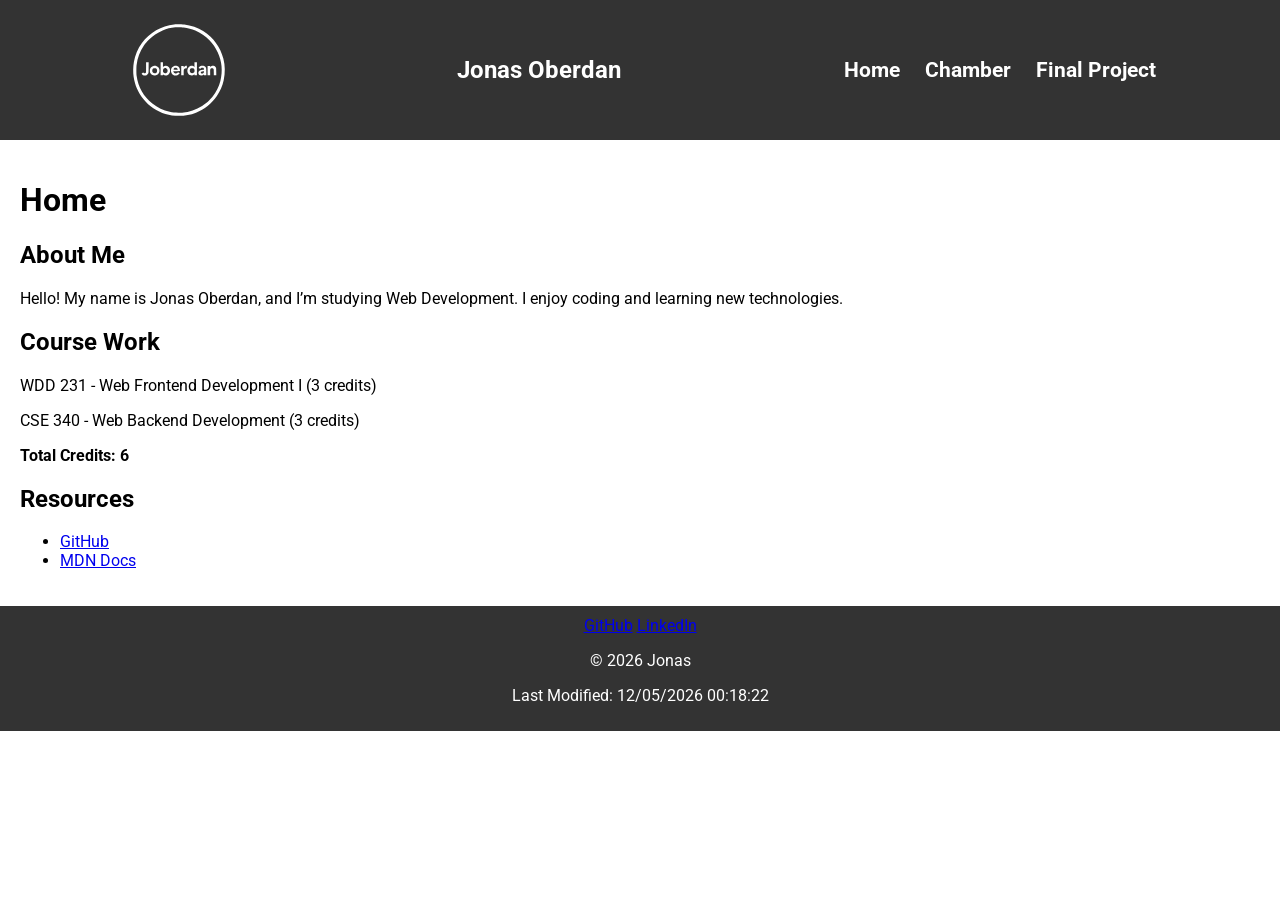
<file: index.html>
<!DOCTYPE html>
<html lang="en">

<head>
    <meta charset="UTF-8">
    <meta name="viewport" content="width=device-width, initial-scale=1.0">
    <title>WDD 231 - Home</title>

    <!-- Meta tags recomendadas -->
    <meta name="description"
        content="Homepage of Jonas Oberdan for WDD 231 Web Frontend Development I. Includes course work, resources, and project links.">
    <meta name="author" content="Jonas Oberdan">

    <!-- Google Fonts (Roboto) -->
    <link rel="preconnect" href="https://fonts.googleapis.com">
    <link rel="preconnect" href="https://fonts.gstatic.com" crossorigin>
    <link href="https://fonts.googleapis.com/css2?family=Roboto:wght@400;700&display=swap" rel="stylesheet">

    <!-- CSS -->
    <link rel="stylesheet" href="styles/small.css">
    <link rel="stylesheet" href="styles/large.css">

    <!-- JS -->
    <script src="scripts/main.js" defer></script>
</head>

<body>
    <header>
        <img src="images/logo.svg" alt="Course Logo" class="logo">
        <span class="student-name">Jonas Oberdan</span>
        <button id="menu-toggle">☰</button>
        <nav id="nav-menu">
            <a href="index.html">Home</a>
            <a href="chamber/index.html">Chamber</a>
            <a href="final/index.html">Final Project</a>
        </nav>
    </header>

    <main>
        <h1>Home</h1>
        <section>
            <h2>About Me</h2>
            <p>Hello! My name is Jonas Oberdan, and I’m studying Web Development. I enjoy coding and learning new
                technologies.</p>
        </section>
        <section>
            <h2>Course Work</h2>
            <div id="course-list"></div>
        </section>
        <section>
            <h2>Resources</h2>
            <ul>
                <li><a href="https://github.com">GitHub</a></li>
                <li><a href="https://developer.mozilla.org">MDN Docs</a></li>
            </ul>
        </section>
    </main>

    <footer>
        <div class="social">
            <a href="https://github.com/joberdan88">GitHub</a>
            <a href="https://www.linkedin.com/in/jonas-oberdan-fullstack-datascience/">LinkedIn</a>
        </div>
        <p>&copy; <span id="year"></span> Jonas</p>
        <p>Last Modified: <span id="last-modified"></span></p>
    </footer>
</body>

</html>
</file>
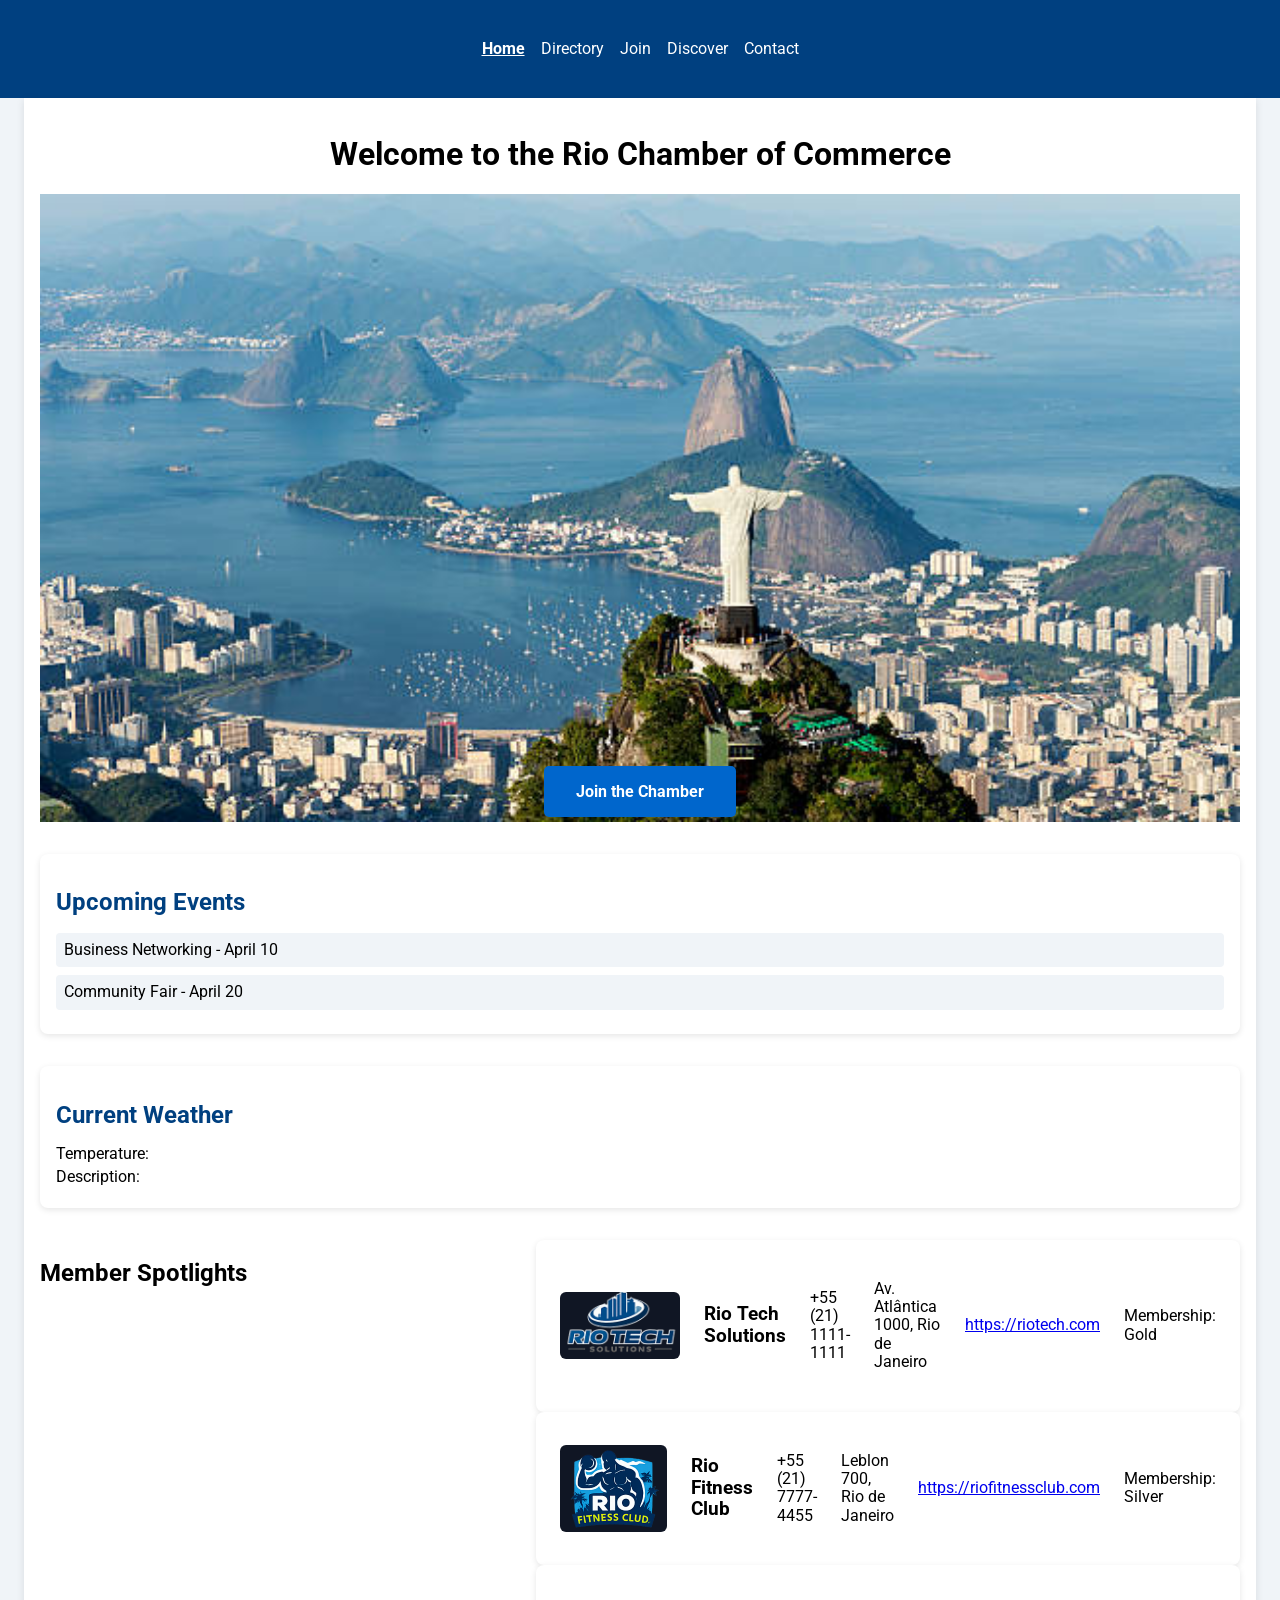
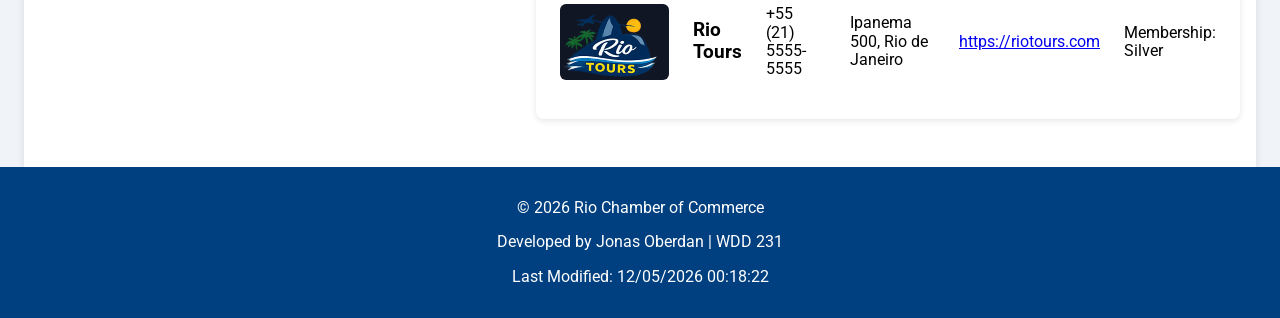
<file: chamber/index.html>
<!DOCTYPE html>
<html lang="en">

<head>
    <meta charset="UTF-8">
    <meta name="viewport" content="width=device-width, initial-scale=1.0">
    <meta property="og:title" content="Rio Chamber of Commerce - Home">
    <meta property="og:description"
        content="Welcome to the Rio Chamber of Commerce. Discover events, weather updates, and member spotlights.">
    <meta property="og:image" content="https://joberdan88.github.io/wdd231/chamber/images/hero.jpg">
    <meta property="og:url" content="https://joberdan88.github.io/wdd231/chamber/index.html">
    <title>Rio Chamber of Commerce - Home</title>
    <meta name="author" content="Jonas Oberdan">
    <meta name="description"
        content="Welcome to the Rio Chamber of Commerce. Discover events, weather updates, and member spotlights.">
    <link rel="stylesheet" href="styles/normalize.css">
    <link rel="stylesheet" href="styles/small.css">
    <link rel="stylesheet" href="styles/larger.css">
    <link rel="icon" href="images/favicon.png" type="image/png">
    <link rel="preconnect" href="https://fonts.googleapis.com">
    <link rel="preconnect" href="https://fonts.gstatic.com" crossorigin>
    <link href="https://fonts.googleapis.com/css2?family=Roboto:wght@400;700&display=swap" rel="stylesheet">
</head>

<body>
    <header>
        <nav>
            <button id="menu-toggle">☰ Menu</button>
            <ul id="nav-links">
                <li><a href="index.html" class="active">Home</a></li>
                <li><a href="directory.html">Directory</a></li>
                <li><a href="join.html">Join</a></li>
                <li><a href="discover.html">Discover</a></li>
                <li><a href="contact.html">Contact</a></li>
            </ul>
        </nav>
    </header>

    <main>
        <!-- Hero -->
        <section class="hero">
            <h1>Welcome to the Rio Chamber of Commerce</h1>
            <img src="images/hero.jpg" alt="Rio de Janeiro city view">
            <div class="cta">
                <a href="join.html" class="btn">Join the Chamber</a>
            </div>
        </section>

        <!-- Events -->
        <section class="events">
            <h2>Upcoming Events</h2>
            <p>Business Networking - April 10</p>
            <p>Community Fair - April 20</p>
        </section>

        <!-- Weather -->
        <section class="weather">
            <h2>Current Weather</h2>
            <p>Temperature: <span id="temp"></span></p>
            <p>Description: <span id="desc"></span></p>
            <div id="forecast"></div>
        </section>

        <!-- Spotlights -->
        <section class="spotlights">
            <h2>Member Spotlights</h2>
            <div id="spotlight-container"></div>
        </section>
    </main>

    <footer>
        <p>&copy; <span id="year"></span> Rio Chamber of Commerce</p>
        <p>Developed by Jonas Oberdan | WDD 231</p>
        <p>Last Modified: <span id="last-modified"></span></p>
    </footer>

    <script src="scripts/script.js" defer></script>
    <script type="module" src="scripts/main.js"></script>
</body>

</html>
</file>
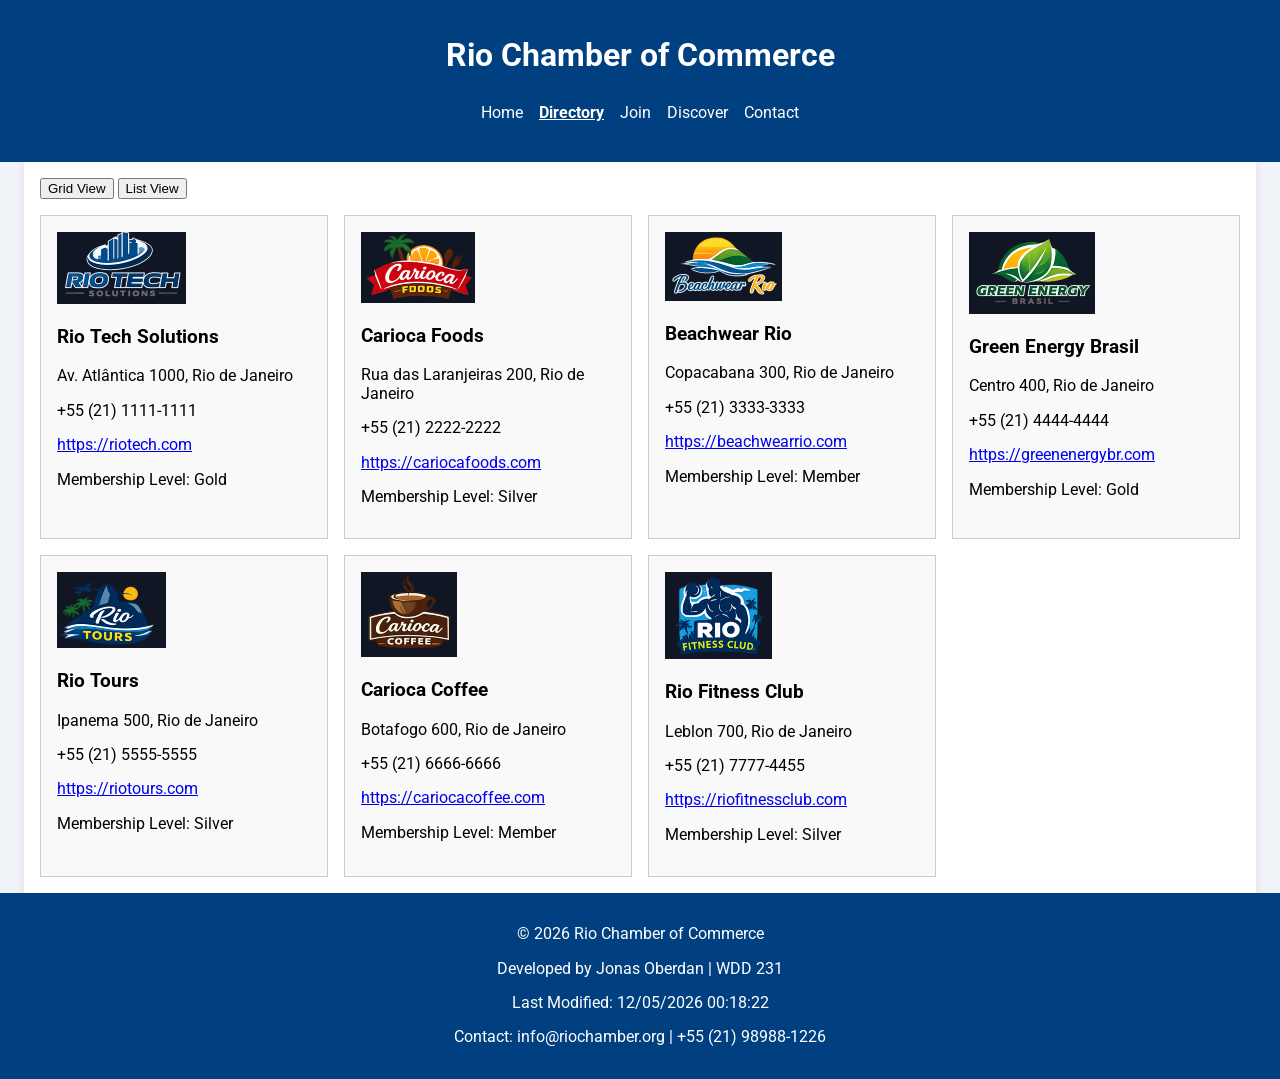
<file: chamber/directory.html>
<!DOCTYPE html>
<html lang="en">

<head>
    <meta charset="UTF-8">
    <meta name="viewport" content="width=device-width, initial-scale=1.0">
    <title>Rio Chamber of Commerce Directory</title>
    <meta name="description" content="Directory of businesses in the Rio Chamber of Commerce.">
    <meta name="author" content="Jonas Oberdan">

    <!-- Favicon -->
    <link rel="icon" href="images/favicon.png" type="image/png">
    <link rel="preconnect" href="https://fonts.googleapis.com">
    <link rel="preconnect" href="https://fonts.gstatic.com" crossorigin>
    <link href="https://fonts.googleapis.com/css2?family=Roboto:wght@400;700&display=swap" rel="stylesheet">

    <!-- Open Graph Meta -->
    <meta property="og:title" content="Rio Chamber of Commerce Directory Page">
    <meta property="og:description"
        content="Discover and connect with members of the Rio Chamber of Commerce. Explore local businesses, services, and opportunities in our community.">
    <meta property="og:image" content="https://joberdan88.github.io/wdd231/chamber/images/og-image.png">
    <meta property="og:url" content="https://joberdan88.github.io/wdd231/chamber/directory.html">

    <!-- CSS -->
    <link rel="stylesheet" href="styles/normalize.css">
    <link rel="stylesheet" href="styles/small.css">
    <link rel="stylesheet" href="styles/larger.css">
</head>

<body>
    <header>
        <h1>Rio Chamber of Commerce</h1>
        <nav>
            <button id="menu-toggle">☰ Menu</button>
            <ul id="nav-links">
                <li><a href="index.html">Home</a></li>
                <li><a href="directory.html" class="active">Directory</a></li>
                <li><a href="join.html">Join</a></li>
                <li><a href="discover.html">Discover</a></li>
                <li><a href="contact.html">Contact</a></li>
            </ul>
        </nav>
    </header>

    <main>
        <div class="view-toggle">
            <button id="grid-view">Grid View</button>
            <button id="list-view">List View</button>
        </div>
        <section id="members" class="grid">
            <h2>Member Directory</h2>

        </section>
    </main>

    <footer>
        <p>&copy; <span id="year"></span> Rio Chamber of Commerce</p>
        <p>Developed by Jonas Oberdan | WDD 231</p>
        <p>Last Modified: <span id="last-modified"></span></p>
        <p>Contact: info@riochamber.org | +55 (21) 98988-1226</p>
    </footer>

    <script src="scripts/script.js" defer></script>
</body>

</html>
</file>
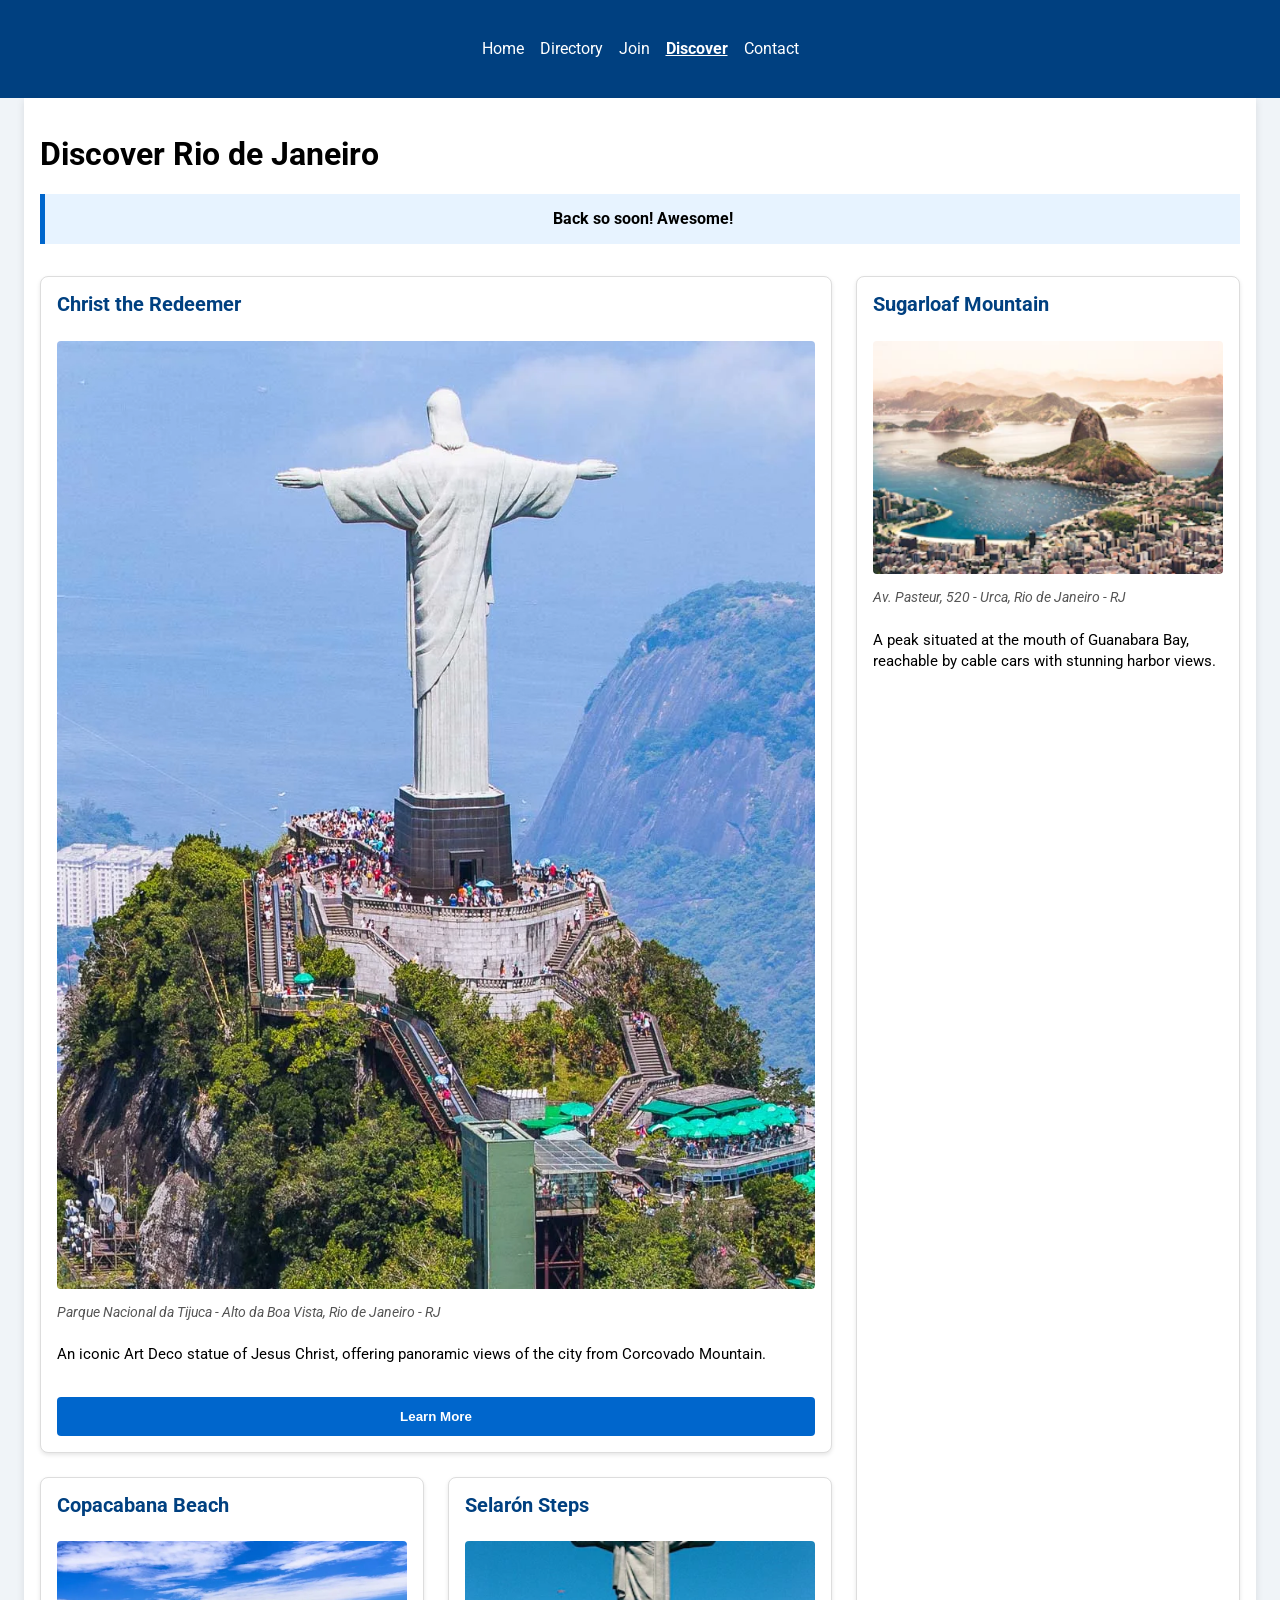
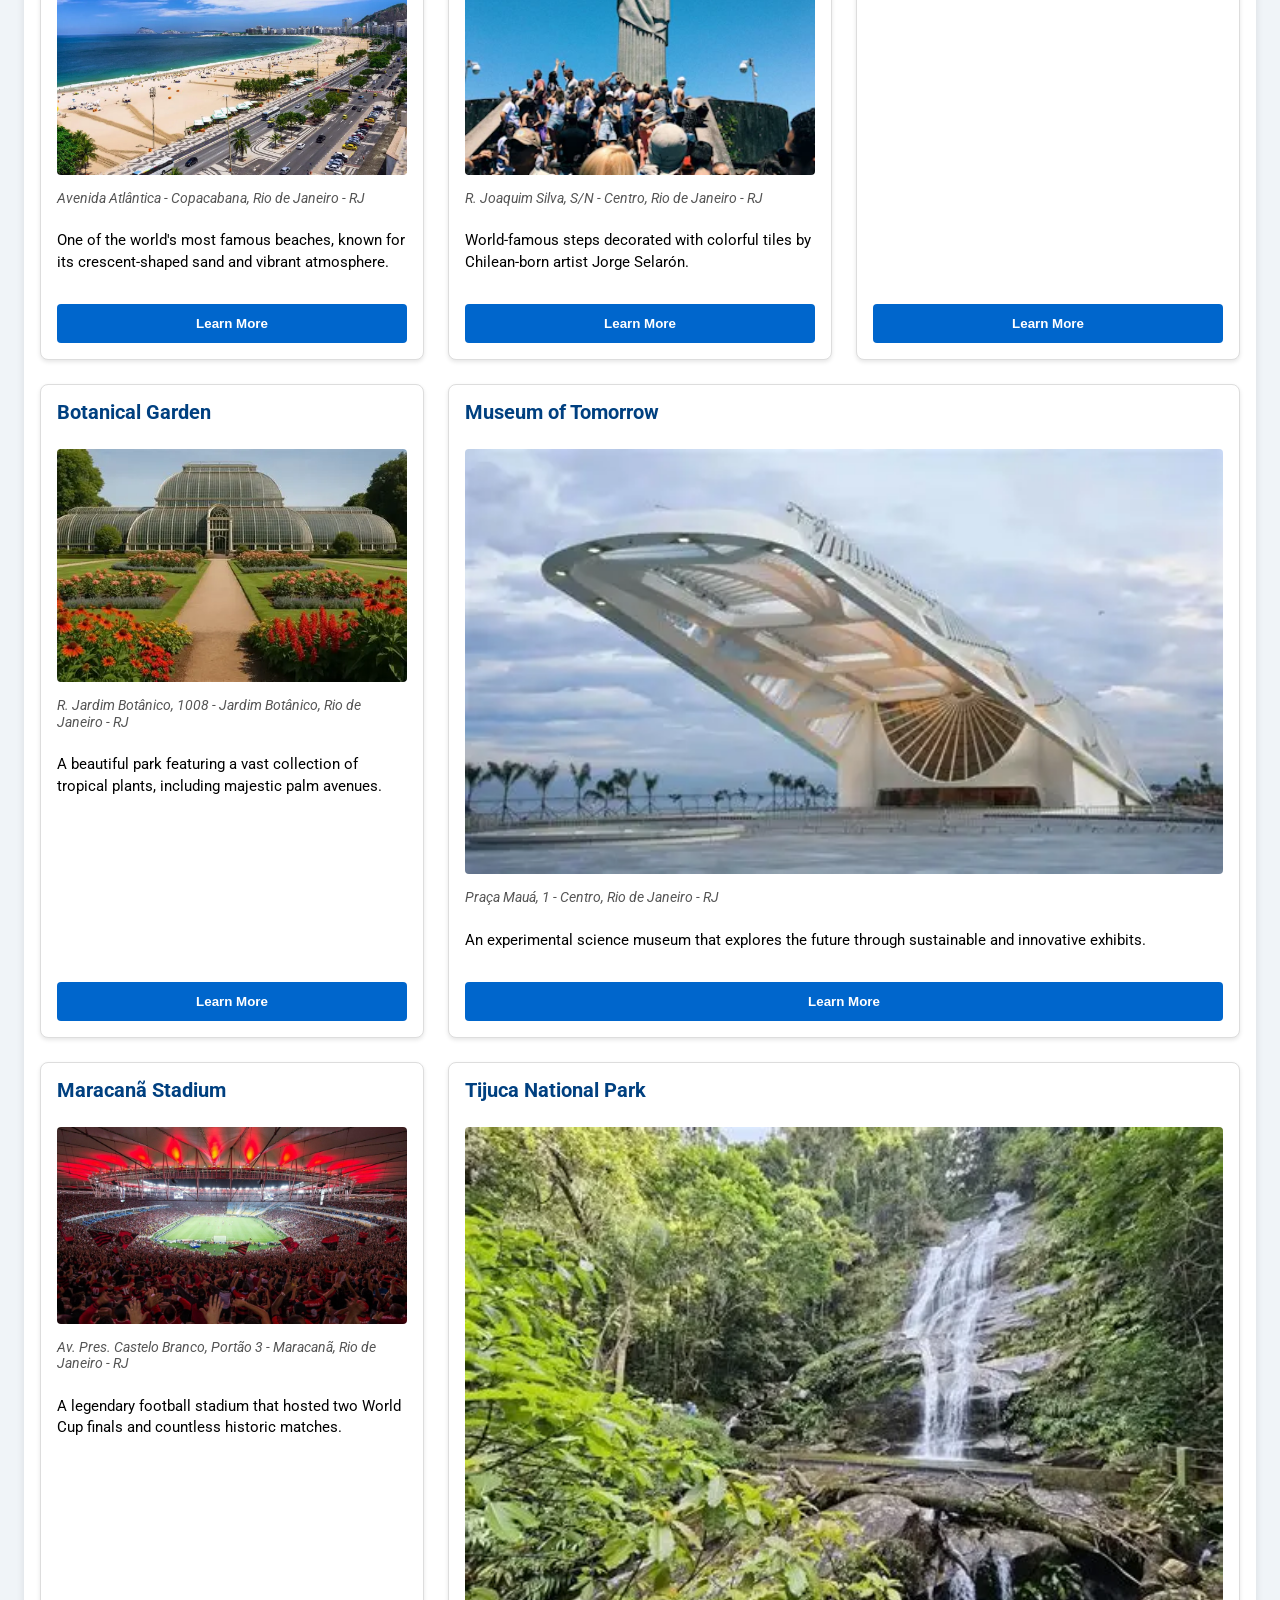
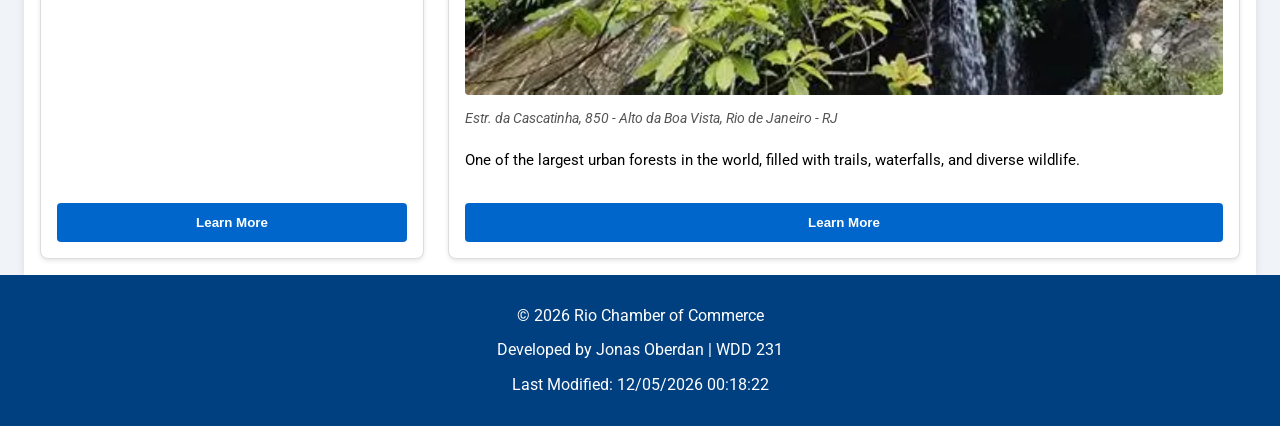
<file: chamber/discover.html>
<!DOCTYPE html>
<html lang="en">

<head>
    <meta charset="UTF-8">
    <meta name="viewport" content="width=device-width, initial-scale=1.0">
    <meta property="og:title" content="Rio Chamber of Commerce - Discover">
    <meta property="og:description"
        content="Discover the beauty and items of interest in Rio de Janeiro. Explore landmarks, parks, and more.">
    <meta property="og:image" content="https://joberdan88.github.io/wdd231/chamber/images/og-image.png">
    <meta property="og:url" content="https://joberdan88.github.io/wdd231/chamber/discover.html">
    <title>Rio Chamber of Commerce - Discover</title>
    <meta name="author" content="Jonas Oberdan">
    <meta name="description"
        content="Discover the beauty and items of interest in Rio de Janeiro. Explore landmarks, parks, and more.">
    <link rel="stylesheet" href="styles/normalize.css">
    <link rel="stylesheet" href="styles/small.css">
    <link rel="stylesheet" href="styles/larger.css">
    <link rel="stylesheet" href="styles/discover.css">
    <link rel="icon" href="images/favicon.png" type="image/png">
    <link rel="preconnect" href="https://fonts.googleapis.com">
    <link rel="preconnect" href="https://fonts.gstatic.com" crossorigin>
    <link href="https://fonts.googleapis.com/css2?family=Roboto:wght@400;700&display=swap" rel="stylesheet">
</head>

<body>
    <header>
        <nav>
            <button id="menu-toggle">☰ Menu</button>
            <ul id="nav-links">
                <li><a href="index.html">Home</a></li>
                <li><a href="directory.html">Directory</a></li>
                <li><a href="join.html">Join</a></li>
                <li><a href="discover.html" class="active">Discover</a></li>
                <li><a href="contact.html">Contact</a></li>
            </ul>
        </nav>
    </header>

    <main>
        <h1>Discover Rio de Janeiro</h1>
        
        <div id="visitor-message" class="message-area"></div>

        <section class="discover-grid" id="discover-container">
            <!-- Cards will be dynamically inserted here -->
        </section>
    </main>

    <footer>
        <p>&copy; <span id="year"></span> Rio Chamber of Commerce</p>
        <p>Developed by Jonas Oberdan | WDD 231</p>
        <p>Last Modified: <span id="last-modified"></span></p>
    </footer>

    <script src="scripts/script.js" defer></script>
    <script type="module" src="scripts/discover.js"></script>
</body>

</html>
</file>
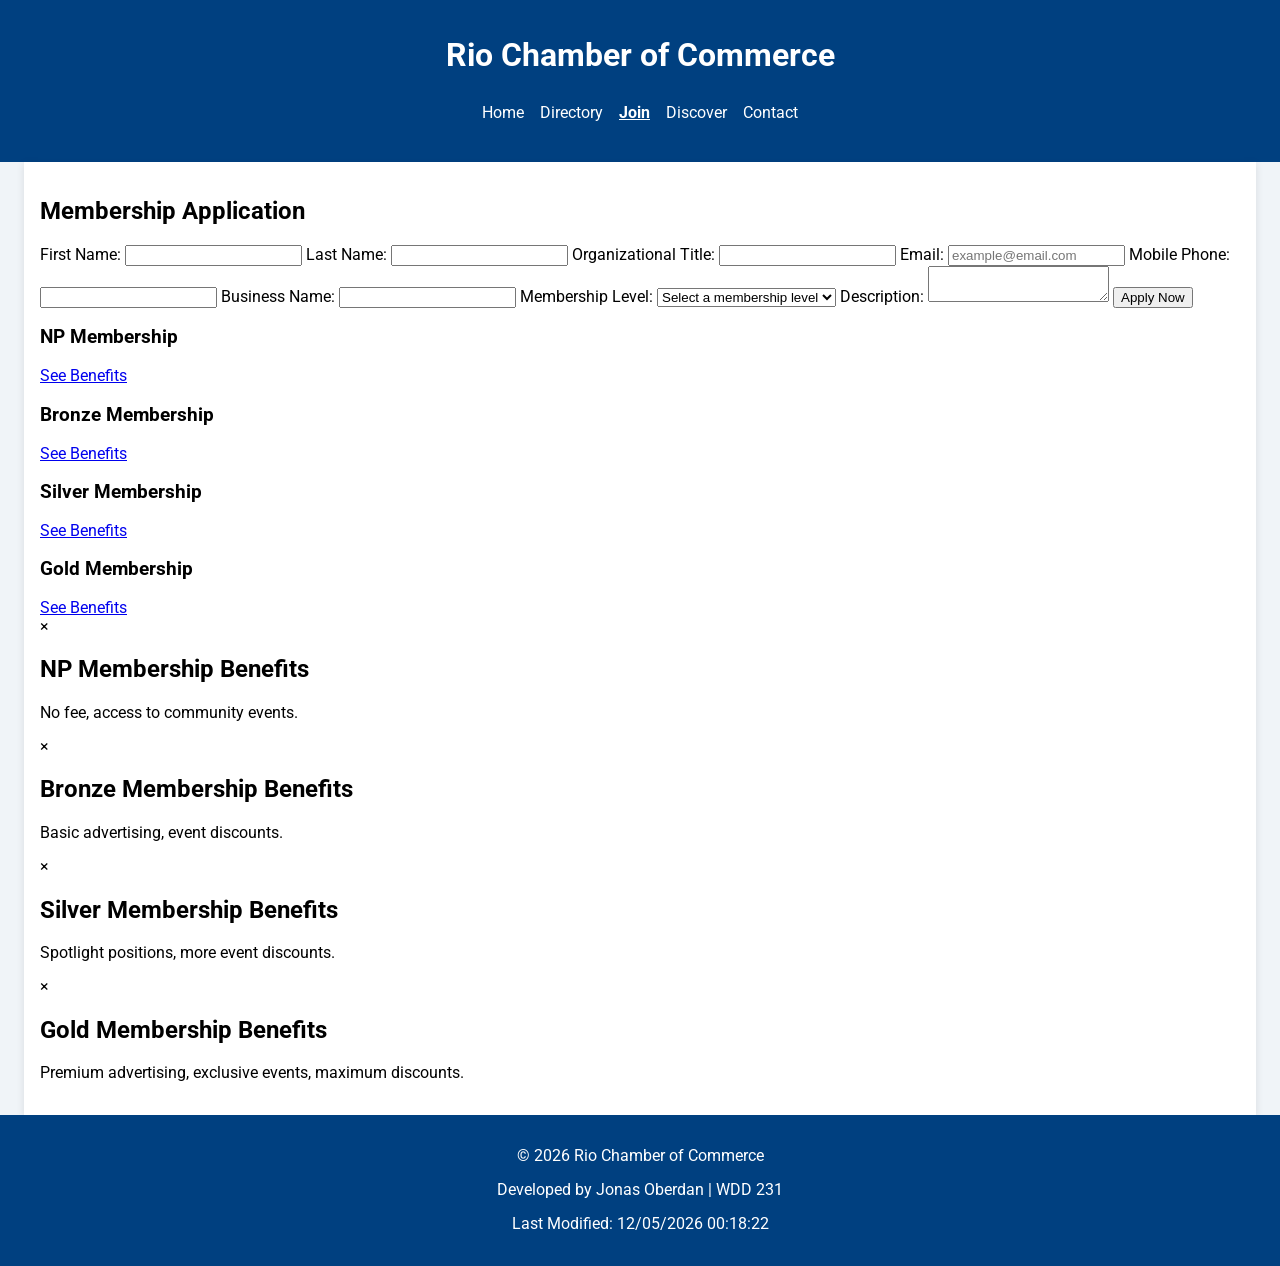
<file: chamber/join.html>
<!DOCTYPE html>
<html lang="en">

<head>
  <meta charset="UTF-8">
  <meta name="viewport" content="width=device-width, initial-scale=1.0">
  <title>Rio Chamber of Commerce - Join</title>
  <meta name="description" content="Join the Rio Chamber of Commerce by filling out the membership application form.">
  <meta name="author" content="Jonas Oberdan">

  <!-- CSS -->
  <link rel="stylesheet" href="styles/normalize.css">
  <link rel="stylesheet" href="styles/small.css">
  <link rel="stylesheet" href="styles/larger.css">

  <!-- Favicon -->
  <link rel="icon" href="images/favicon.png" type="image/png">

  <!-- Google Fonts -->
  <link rel="preconnect" href="https://fonts.googleapis.com">
  <link rel="preconnect" href="https://fonts.gstatic.com" crossorigin>
  <link href="https://fonts.googleapis.com/css2?family=Roboto:wght@400;700&display=swap" rel="stylesheet">

  <!-- Open Graph -->
  <meta property="og:title" content="Join the Rio Chamber of Commerce">
  <meta property="og:description"
    content="Apply to join the Rio Chamber of Commerce and access exclusive benefits, events, and networking opportunities.">
  <meta property="og:image" content="https://joberdan88.github.io/wdd231/chamber/images/hero.jpg">
  <meta property="og:url" content="https://joberdan88.github.io/wdd231/chamber/join.html">
</head>

<body>
  <header>
    <h1>Rio Chamber of Commerce</h1>
    <nav>
      <button id="menu-toggle">☰ Menu</button>
      <ul id="nav-links">
        <li><a href="index.html">Home</a></li>
        <li><a href="directory.html">Directory</a></li>
        <li><a href="join.html" class="active">Join</a></li>
        <li><a href="discover.html">Discover</a></li>
        <li><a href="contact.html">Contact</a></li>
      </ul>
    </nav>
  </header>

  <main>
    <h2>Membership Application</h2>

    <!-- Form -->
    <form method="get" action="thankyou.html">
      <label>
        First Name:
        <input type="text" name="firstname" required title="First Name" autocomplete="given-name">
      </label>

      <label>
        Last Name:
        <input type="text" name="lastname" required title="Last Name" autocomplete="family-name">
      </label>

      <label>
        Organizational Title:
        <input type="text" name="orgtitle" title="Organization Title" autocomplete="organization-title"
          pattern="[A-Za-z\\-\\s]{7,}">
      </label>

      <label>
        Email:
        <input type="email" name="email" required title="Email" autocomplete="email" placeholder="example@email.com">
      </label>

      <label>
        Mobile Phone:
        <input type="tel" name="phone" required title="Mobile Phone" autocomplete="tel">
      </label>

      <label>
        Business Name:
        <input type="text" name="organization" required title="Organization" autocomplete="organization">
      </label>

      <label>
        Membership Level:
        <select name="membership" required>
          <option value="" disabled selected>Select a membership level</option>
          <option value="np">NP Membership</option>
          <option value="bronze">Bronze Membership</option>
          <option value="silver">Silver Membership</option>
          <option value="gold">Gold Membership</option>
        </select>
      </label>

      <label>
        Description:
        <textarea name="description" title="Business Description"></textarea>
      </label>

      <!-- Hidden timestamp -->
      <input type="hidden" id="timestamp" name="timestamp">

      <input type="submit" value="Apply Now">
    </form>

    <!-- Membership Cards -->
    <section class="membership-cards">
      <div class="card">
        <h3>NP Membership</h3>
        <a href="#npModal">See Benefits</a>
      </div>
      <div class="card">
        <h3>Bronze Membership</h3>
        <a href="#bronzeModal">See Benefits</a>
      </div>
      <div class="card">
        <h3>Silver Membership</h3>
        <a href="#silverModal">See Benefits</a>
      </div>
      <div class="card">
        <h3>Gold Membership</h3>
        <a href="#goldModal">See Benefits</a>
      </div>
    </section>

    <!-- Modals -->
    <div id="npModal" class="modal">
      <div class="modal-content">
        <span class="close">&times;</span>
        <h2>NP Membership Benefits</h2>
        <p>No fee, access to community events.</p>
      </div>
    </div>

    <div id="bronzeModal" class="modal">
      <div class="modal-content">
        <span class="close">&times;</span>
        <h2>Bronze Membership Benefits</h2>
        <p>Basic advertising, event discounts.</p>
      </div>
    </div>

    <div id="silverModal" class="modal">
      <div class="modal-content">
        <span class="close">&times;</span>
        <h2>Silver Membership Benefits</h2>
        <p>Spotlight positions, more event discounts.</p>
      </div>
    </div>

    <div id="goldModal" class="modal">
      <div class="modal-content">
        <span class="close">&times;</span>
        <h2>Gold Membership Benefits</h2>
        <p>Premium advertising, exclusive events, maximum discounts.</p>
      </div>
    </div>
  </main>

  <footer>
    <p>&copy; <span id="year"></span> Rio Chamber of Commerce</p>
    <p>Developed by Jonas Oberdan | WDD 231</p>
    <p>Last Modified: <span id="last-modified"></span></p>
  </footer>

  <script src="scripts/script.js" defer></script>
  <script src="scripts/join.js" defer></script>
</body>

</html>
</file>
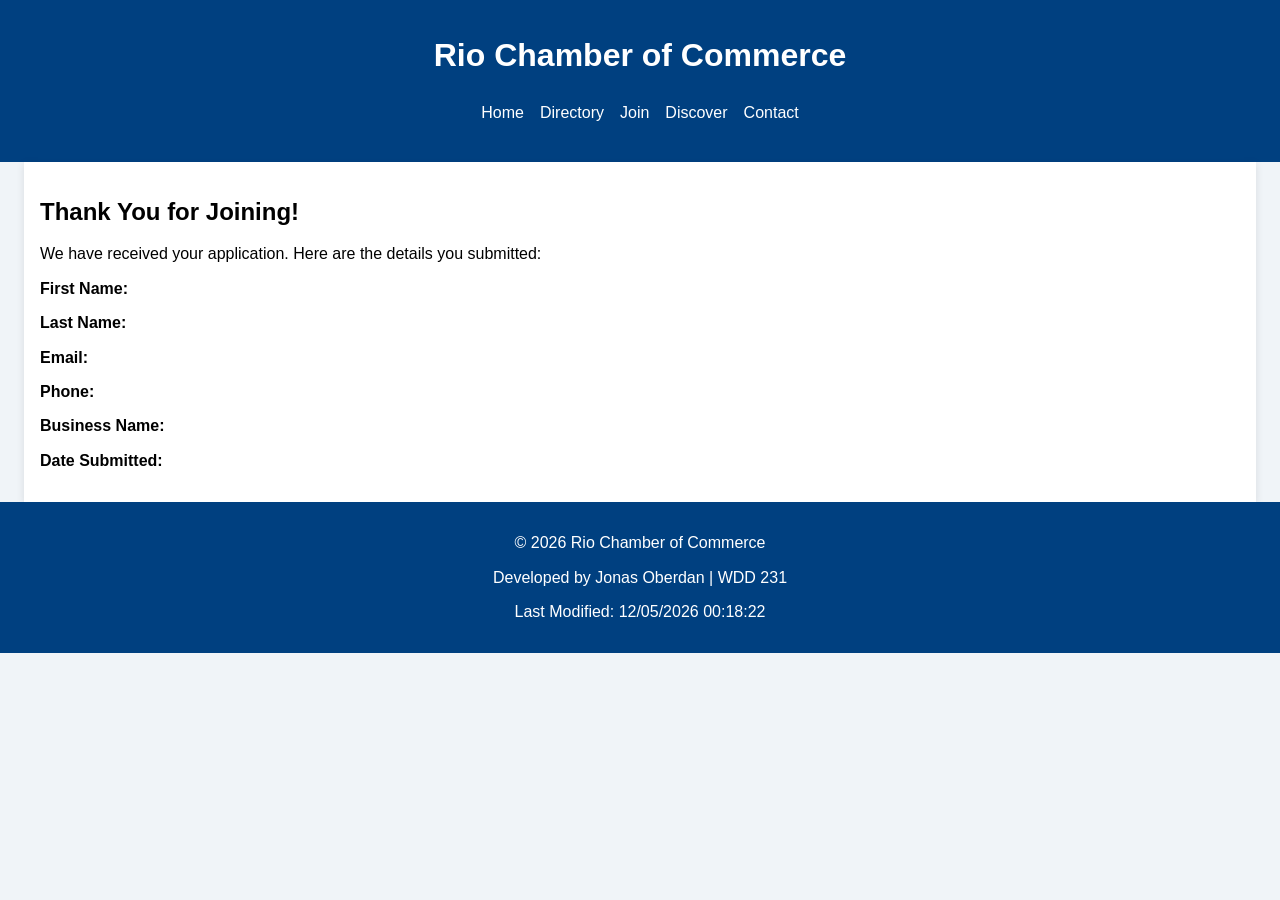
<file: chamber/thankyou.html>
<!DOCTYPE html>
<html lang="en">

<head>
    <meta charset="UTF-8">
    <meta name="viewport" content="width=device-width, initial-scale=1.0">
    <title>Rio Chamber of Commerce - Thank You</title>
    <meta name="description" content="Confirmation page for Rio Chamber of Commerce membership application.">
    <meta name="author" content="Jonas Oberdan">

    <link rel="stylesheet" href="styles/normalize.css">
    <link rel="stylesheet" href="styles/small.css">
    <link rel="stylesheet" href="styles/larger.css">
    <link rel="icon" href="images/favicon.png" type="image/png">
</head>

<body>
    <header>
        <h1>Rio Chamber of Commerce</h1>
        <nav>
            <button id="menu-toggle">☰ Menu</button>
            <ul id="nav-links">
                <li><a href="index.html">Home</a></li>
                <li><a href="directory.html">Directory</a></li>
                <li><a href="join.html">Join</a></li>
                <li><a href="discover.html">Discover</a></li>
                <li><a href="contact.html">Contact</a></li>
            </ul>
        </nav>
    </header>

    <main>
        <h2>Thank You for Joining!</h2>
        <p>We have received your application. Here are the details you submitted:</p>

        <div class="confirmation">
            <p><strong>First Name:</strong> <span id="firstname"></span></p>
            <p><strong>Last Name:</strong> <span id="lastname"></span></p>
            <p><strong>Email:</strong> <span id="email"></span></p>
            <p><strong>Phone:</strong> <span id="phone"></span></p>
            <p><strong>Business Name:</strong> <span id="organization"></span></p>
            <p><strong>Date Submitted:</strong> <span id="timestamp"></span></p>
        </div>
    </main>

    <footer>
        <p>&copy; <span id="year"></span> Rio Chamber of Commerce</p>
        <p>Developed by Jonas Oberdan | WDD 231</p>
        <p>Last Modified: <span id="last-modified"></span></p>
    </footer>

    <script src="scripts/script.js" defer></script>
    <script>
        // Captura os parâmetros enviados pelo formulário
        const params = new URLSearchParams(window.location.search);
        document.getElementById("firstname").textContent = params.get("firstname");
        document.getElementById("lastname").textContent = params.get("lastname");
        document.getElementById("email").textContent = params.get("email");
        document.getElementById("phone").textContent = params.get("phone");
        document.getElementById("organization").textContent = params.get("organization");
        document.getElementById("timestamp").textContent = params.get("timestamp");
    </script>
</body>

</html>
</file>
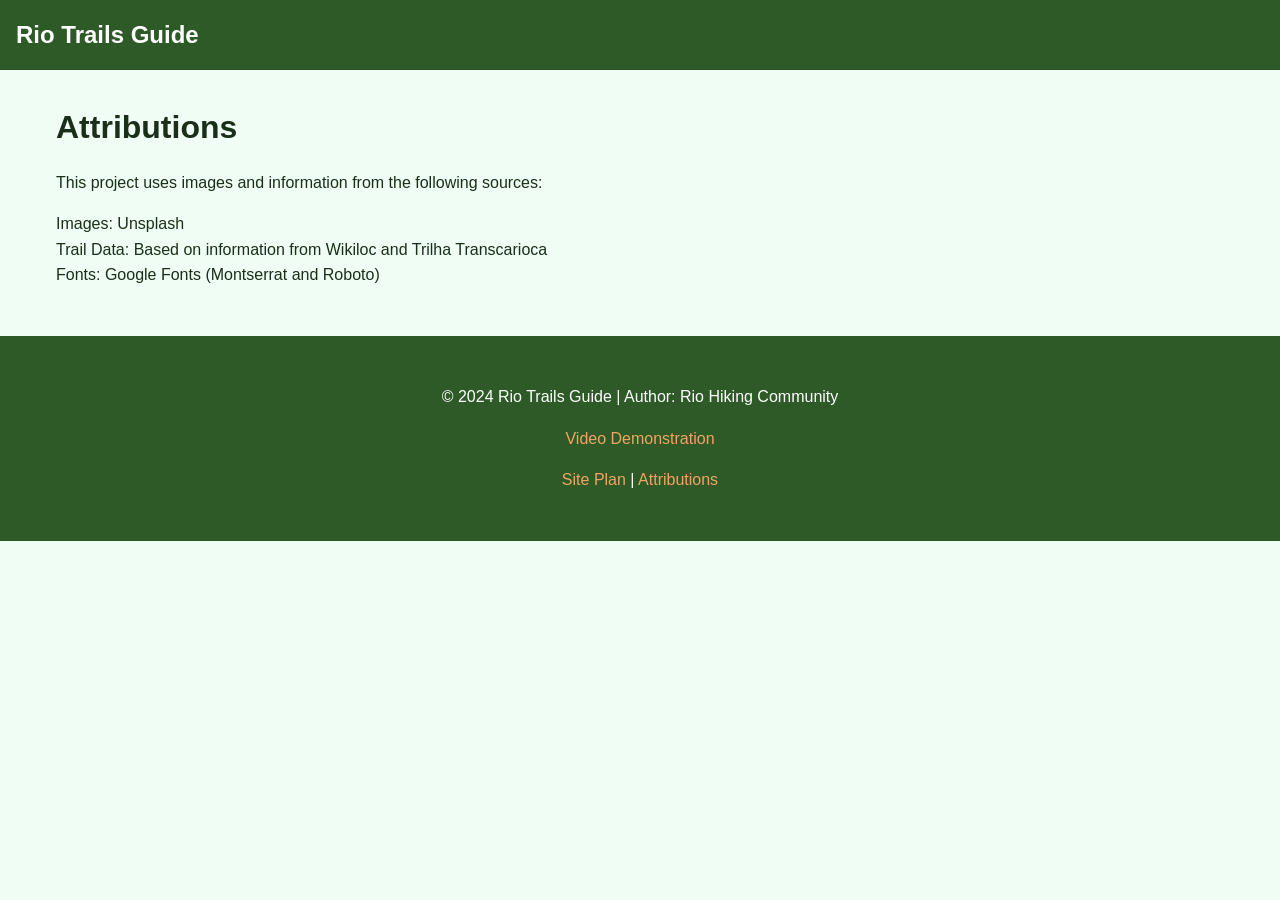
<file: final-project/attributions.html>
<!DOCTYPE html>
<html lang="en">
<head>
    <meta charset="UTF-8">
    <meta name="viewport" content="width=device-width, initial-scale=1.0">
    <title>Attributions - Rio Trails Guide</title>
    <link rel="stylesheet" href="styles/normalize.css">
    <link rel="stylesheet" href="styles/base.css">
</head>
<body>
    <header>
        <div class="logo">Rio Trails Guide</div>
        <nav>
            <ul>
                <li><a href="index.html">Home</a></li>
            </ul>
        </nav>
    </header>
    <main>
        <h1>Attributions</h1>
        <p>This project uses images and information from the following sources:</p>
        <ul>
            <li>Images: <a href="https://unsplash.com" target="_blank">Unsplash</a></li>
            <li>Trail Data: Based on information from <a href="https://www.wikiloc.com" target="_blank">Wikiloc</a> and <a href="http://www.trilha-transcarioca.com.br" target="_blank">Trilha Transcarioca</a></li>
            <li>Fonts: <a href="https://fonts.google.com" target="_blank">Google Fonts</a> (Montserrat and Roboto)</li>
        </ul>
    </main>
    <footer>
        <p>&copy; 2024 Rio Trails Guide | Author: Rio Hiking Community</p>
        <p><a href="https://www.youtube.com" target="_blank">Video Demonstration</a></p>
        <p><a href="site-plan.html">Site Plan</a> | <a href="attributions.html">Attributions</a></p>
    </footer>
</body>
</html>
</file>
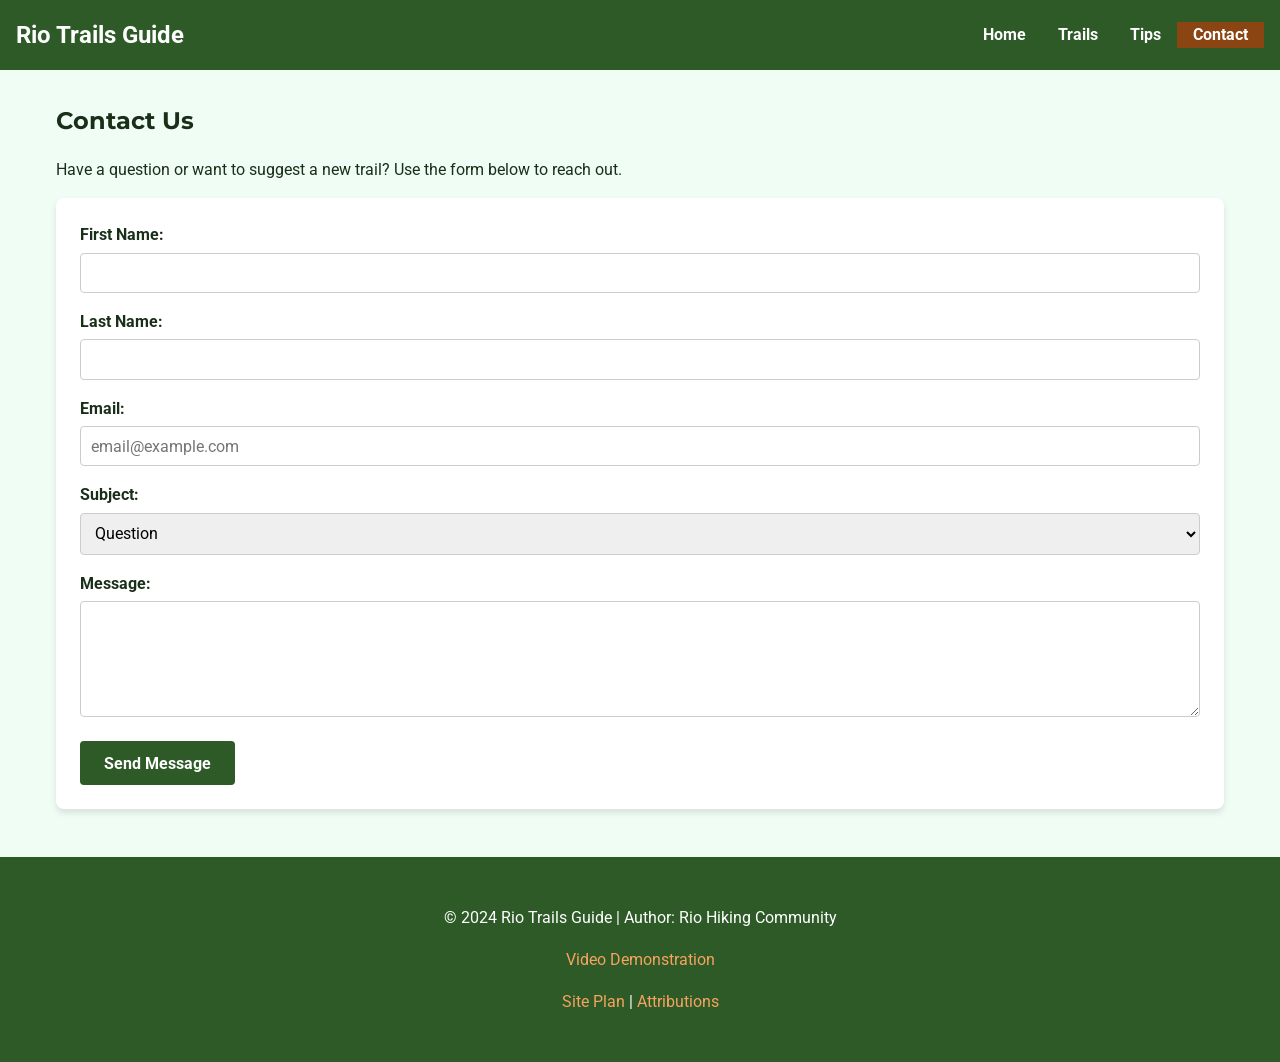
<file: final-project/contact.html>
<!DOCTYPE html>
<html lang="en">
<head>
    <meta charset="UTF-8">
    <meta name="viewport" content="width=device-width, initial-scale=1.0">
    <title>Contact Us - Rio Trails Guide</title>
    <meta name="description" content="Get in touch with the Rio Trails Guide team to suggest a trail, report a problem, or ask a question.">
    <meta name="author" content="Rio Trails Guide Team">
    
    <link rel="icon" href="images/favicon.png">
    
    <link rel="stylesheet" href="styles/normalize.css">
    <link rel="stylesheet" href="styles/base.css">
    <link rel="stylesheet" href="styles/larger.css">
    
    <link href="https://fonts.googleapis.com/css2?family=Montserrat:wght@700&family=Roboto:wght@400;700&display=swap" rel="stylesheet">
</head>
<body>
    <header>
        <div class="logo">Rio Trails Guide</div>
        <button id="menu-button" aria-label="Toggle Menu">&#9776;</button>
        <nav>
            <ul id="nav-menu">
                <li><a href="index.html">Home</a></li>
                <li><a href="trails.html">Trails</a></li>
                <li><a href="tips.html">Tips</a></li>
                <li><a href="contact.html" class="active">Contact</a></li>
            </ul>
        </nav>
    </header>

    <main>
        <section>
            <h1>Contact Us</h1>
            <p>Have a question or want to suggest a new trail? Use the form below to reach out.</p>
            
            <form action="thankyou.html" method="get">
                <div class="form-group">
                    <label for="fname">First Name:</label>
                    <input type="text" id="fname" name="fname" required>
                </div>
                <div class="form-group">
                    <label for="lname">Last Name:</label>
                    <input type="text" id="lname" name="lname" required>
                </div>
                <div class="form-group">
                    <label for="email">Email:</label>
                    <input type="email" id="email" name="email" placeholder="email@example.com" required>
                </div>
                <div class="form-group">
                    <label for="subject">Subject:</label>
                    <select id="subject" name="subject">
                        <option value="question">Question</option>
                        <option value="suggestion">Trail Suggestion</option>
                        <option value="report">Report a Problem</option>
                        <option value="other">Other</option>
                    </select>
                </div>
                <div class="form-group">
                    <label for="message">Message:</label>
                    <textarea id="message" name="message" rows="5" required></textarea>
                </div>
                <button type="submit">Send Message</button>
            </form>
        </section>
    </main>

    <footer>
        <p>&copy; 2024 Rio Trails Guide | Author: Rio Hiking Community</p>
        <p><a href="https://www.youtube.com" target="_blank">Video Demonstration</a></p>
        <p><a href="site-plan.html">Site Plan</a> | <a href="attributions.html">Attributions</a></p>
    </footer>

    <script src="scripts/main.js" type="module"></script>
</body>
</html>
</file>
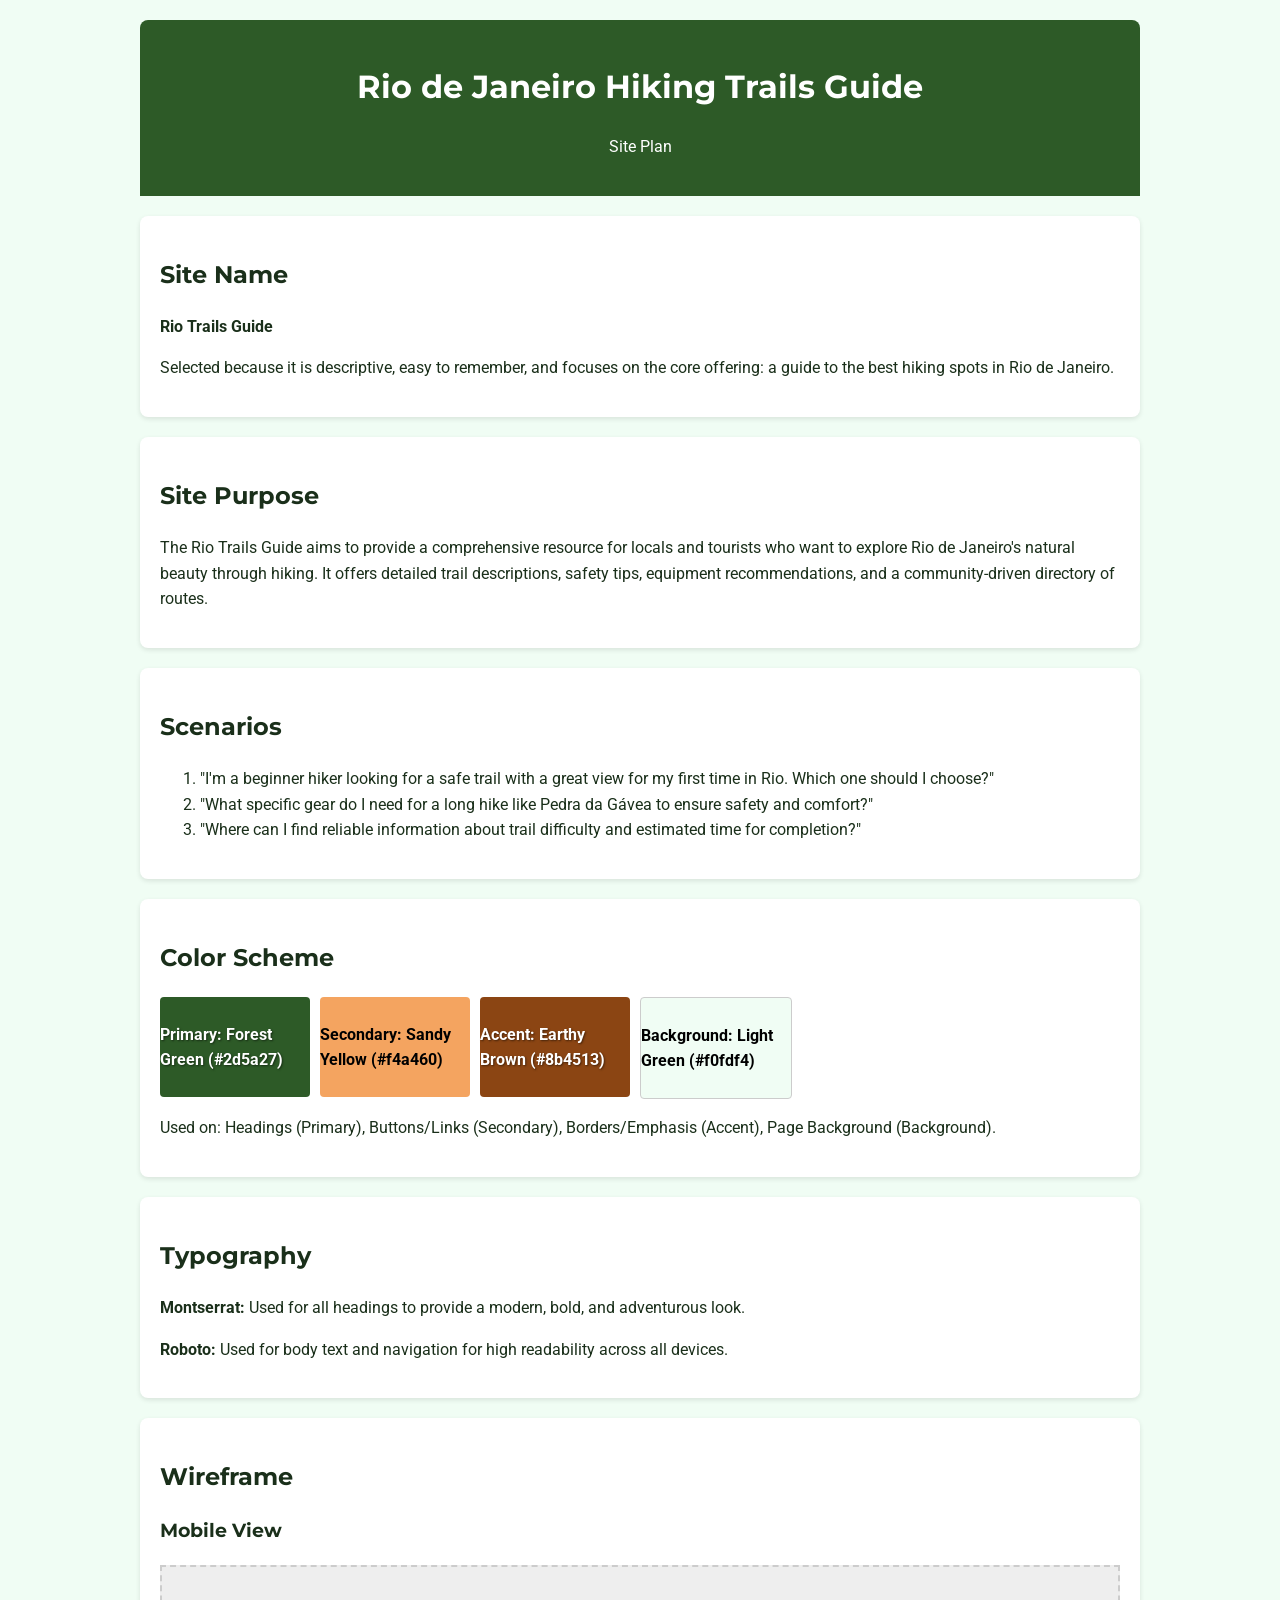
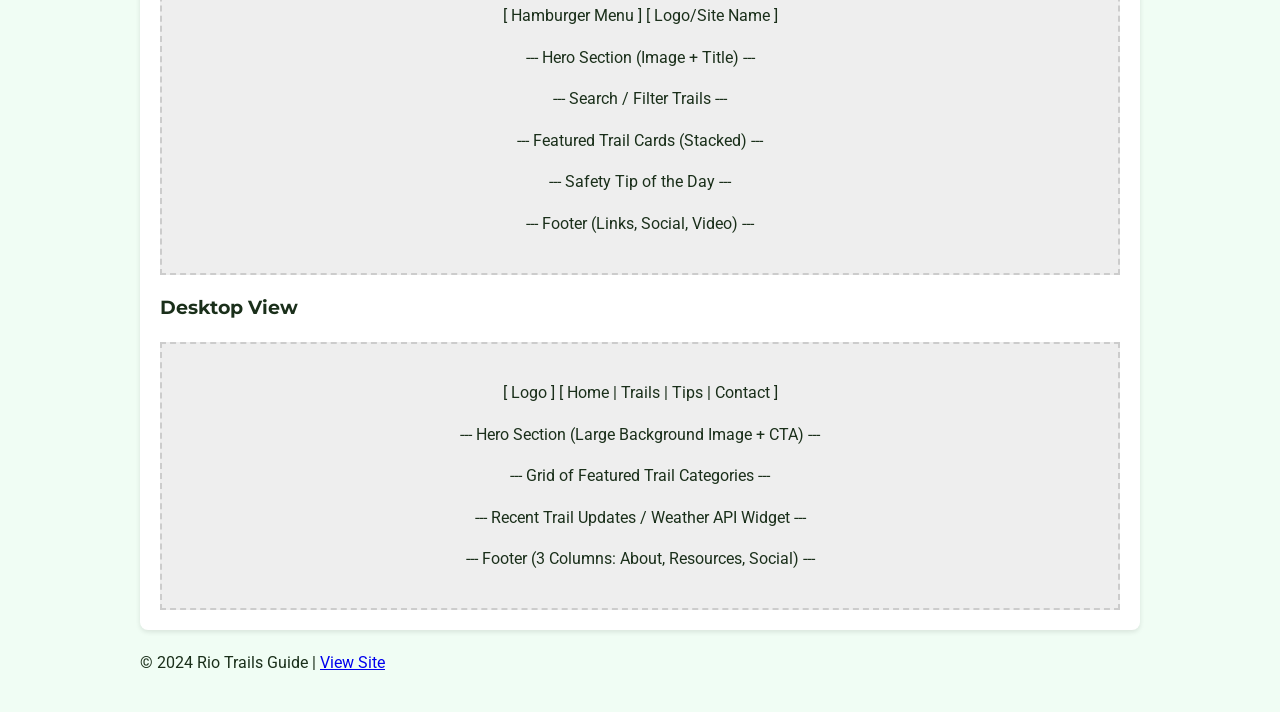
<file: final-project/site-plan.html>
<!DOCTYPE html>
<html lang="en">
<head>
    <meta charset="UTF-8">
    <meta name="viewport" content="width=device-width, initial-scale=1.0">
    <title>Site Plan - Rio de Janeiro Hiking Trails Guide</title>
    <style>
        :root {
            --primary-color: #2d5a27; /* Forest Green */
            --secondary-color: #f4a460; /* Sandy Yellow */
            --accent-color: #8b4513; /* Earthy Brown */
            --background-color: #f0fdf4; /* Very Light Green */
            --text-color: #1a2f1a;
            --heading-font: 'Montserrat', sans-serif;
            --body-font: 'Roboto', sans-serif;
        }

        body {
            font-family: var(--body-font);
            background-color: var(--background-color);
            color: var(--text-color);
            line-height: 1.6;
            margin: 0;
            padding: 20px;
            max-width: 1000px;
            margin: auto;
        }

        header {
            background-color: var(--primary-color);
            color: white;
            padding: 20px;
            text-align: center;
            border-radius: 8px 8px 0 0;
        }

        h1, h2, h3 {
            font-family: var(--heading-font);
        }

        section {
            background-color: white;
            padding: 20px;
            margin: 20px 0;
            border-radius: 8px;
            box-shadow: 0 2px 5px rgba(0,0,0,0.1);
        }

        .color-palette {
            display: flex;
            gap: 10px;
            flex-wrap: wrap;
        }

        .color-box {
            width: 150px;
            height: 100px;
            display: flex;
            align-items: center;
            justify-content: center;
            color: white;
            font-weight: bold;
            border-radius: 4px;
            text-shadow: 1px 1px 2px rgba(0,0,0,0.5);
        }

        .primary { background-color: var(--primary-color); }
        .secondary { background-color: var(--secondary-color); color: #000; text-shadow: none; }
        .accent { background-color: var(--accent-color); }
        .bg { background-color: var(--background-color); color: #000; text-shadow: none; border: 1px solid #ccc; }

        .wireframe-box {
            border: 2px dashed #ccc;
            padding: 20px;
            text-align: center;
            margin-top: 10px;
            background: #eee;
        }

        img {
            max-width: 100%;
            height: auto;
        }
    </style>
    <link href="https://fonts.googleapis.com/css2?family=Montserrat:wght@700&family=Roboto:wght@400;700&display=swap" rel="stylesheet">
</head>
<body>
    <header>
        <h1>Rio de Janeiro Hiking Trails Guide</h1>
        <p>Site Plan</p>
    </header>

    <main>
        <section id="site-name">
            <h2>Site Name</h2>
            <p><strong>Rio Trails Guide</strong></p>
            <p>Selected because it is descriptive, easy to remember, and focuses on the core offering: a guide to the best hiking spots in Rio de Janeiro.</p>
        </section>

        <section id="site-purpose">
            <h2>Site Purpose</h2>
            <p>The Rio Trails Guide aims to provide a comprehensive resource for locals and tourists who want to explore Rio de Janeiro's natural beauty through hiking. It offers detailed trail descriptions, safety tips, equipment recommendations, and a community-driven directory of routes.</p>
        </section>

        <section id="scenarios">
            <h2>Scenarios</h2>
            <ol>
                <li>"I'm a beginner hiker looking for a safe trail with a great view for my first time in Rio. Which one should I choose?"</li>
                <li>"What specific gear do I need for a long hike like Pedra da Gávea to ensure safety and comfort?"</li>
                <li>"Where can I find reliable information about trail difficulty and estimated time for completion?"</li>
            </ol>
        </section>

        <section id="color-scheme">
            <h2>Color Scheme</h2>
            <div class="color-palette">
                <div class="color-box primary">Primary: Forest Green (#2d5a27)</div>
                <div class="color-box secondary">Secondary: Sandy Yellow (#f4a460)</div>
                <div class="color-box accent">Accent: Earthy Brown (#8b4513)</div>
                <div class="color-box bg">Background: Light Green (#f0fdf4)</div>
            </div>
            <p>Used on: Headings (Primary), Buttons/Links (Secondary), Borders/Emphasis (Accent), Page Background (Background).</p>
        </section>

        <section id="typography">
            <h2>Typography</h2>
            <p><strong>Montserrat:</strong> Used for all headings to provide a modern, bold, and adventurous look.</p>
            <p><strong>Roboto:</strong> Used for body text and navigation for high readability across all devices.</p>
        </section>

        <section id="wireframes">
            <h2>Wireframe</h2>
            <h3>Mobile View</h3>
            <div class="wireframe-box">
                <p>[ Hamburger Menu ] [ Logo/Site Name ]</p>
                <p>--- Hero Section (Image + Title) ---</p>
                <p>--- Search / Filter Trails ---</p>
                <p>--- Featured Trail Cards (Stacked) ---</p>
                <p>--- Safety Tip of the Day ---</p>
                <p>--- Footer (Links, Social, Video) ---</p>
            </div>

            <h3>Desktop View</h3>
            <div class="wireframe-box">
                <p>[ Logo ] [ Home | Trails | Tips | Contact ]</p>
                <p>--- Hero Section (Large Background Image + CTA) ---</p>
                <p>--- Grid of Featured Trail Categories ---</p>
                <p>--- Recent Trail Updates / Weather API Widget ---</p>
                <p>--- Footer (3 Columns: About, Resources, Social) ---</p>
            </div>
        </section>
    </main>

    <footer>
        <p>&copy; 2024 Rio Trails Guide | <a href="index.html">View Site</a></p>
    </footer>
</body>
</html>
</file>
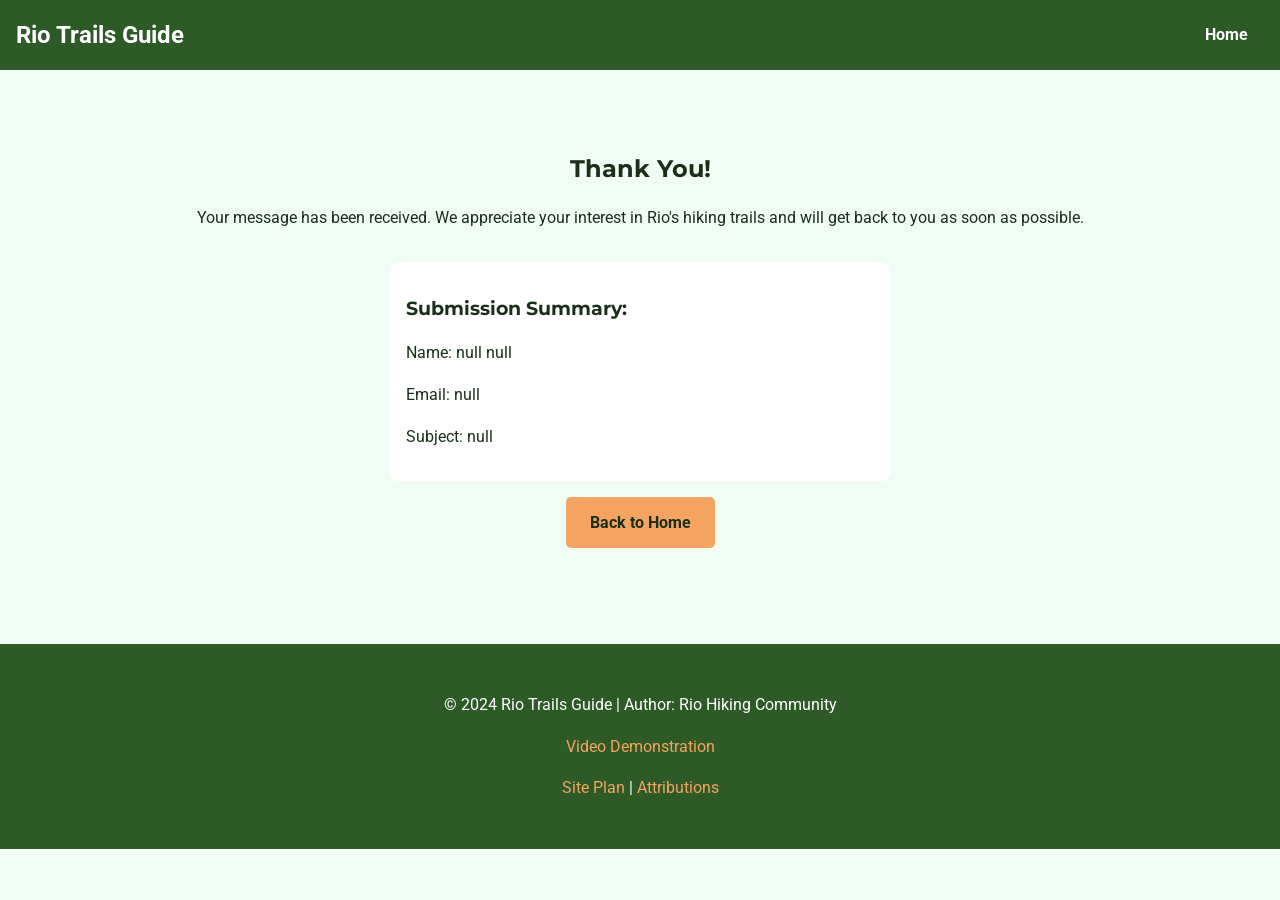
<file: final-project/thankyou.html>
<!DOCTYPE html>
<html lang="en">
<head>
    <meta charset="UTF-8">
    <meta name="viewport" content="width=device-width, initial-scale=1.0">
    <title>Thank You - Rio Trails Guide</title>
    <link rel="stylesheet" href="styles/normalize.css">
    <link rel="stylesheet" href="styles/base.css">
    <link rel="stylesheet" href="styles/larger.css">
    <link href="https://fonts.googleapis.com/css2?family=Montserrat:wght@700&family=Roboto:wght@400;700&display=swap" rel="stylesheet">
</head>
<body>
    <header>
        <div class="logo">Rio Trails Guide</div>
        <nav>
            <ul>
                <li><a href="index.html">Home</a></li>
            </ul>
        </nav>
    </header>

    <main>
        <section style="text-align: center; padding: 3rem 1rem;">
            <h1>Thank You!</h1>
            <p>Your message has been received. We appreciate your interest in Rio's hiking trails and will get back to you as soon as possible.</p>
            <div id="form-data" style="margin-top: 2rem; background: #fff; padding: 1rem; border-radius: 8px; text-align: left; max-width: 500px; margin-left: auto; margin-right: auto;">
                <h3>Submission Summary:</h3>
                <p id="display-name"></p>
                <p id="display-email"></p>
                <p id="display-subject"></p>
            </div>
            <a href="index.html" class="btn">Back to Home</a>
        </section>
    </main>

    <footer>
        <p>&copy; 2024 Rio Trails Guide | Author: Rio Hiking Community</p>
        <p><a href="https://www.youtube.com" target="_blank">Video Demonstration</a></p>
        <p><a href="site-plan.html">Site Plan</a> | <a href="attributions.html">Attributions</a></p>
    </footer>

    <script>
        const urlParams = new URLSearchParams(window.location.search);
        document.getElementById('display-name').textContent = `Name: ${urlParams.get('fname')} ${urlParams.get('lname')}`;
        document.getElementById('display-email').textContent = `Email: ${urlParams.get('email')}`;
        document.getElementById('display-subject').textContent = `Subject: ${urlParams.get('subject')}`;
    </script>
</body>
</html>
</file>
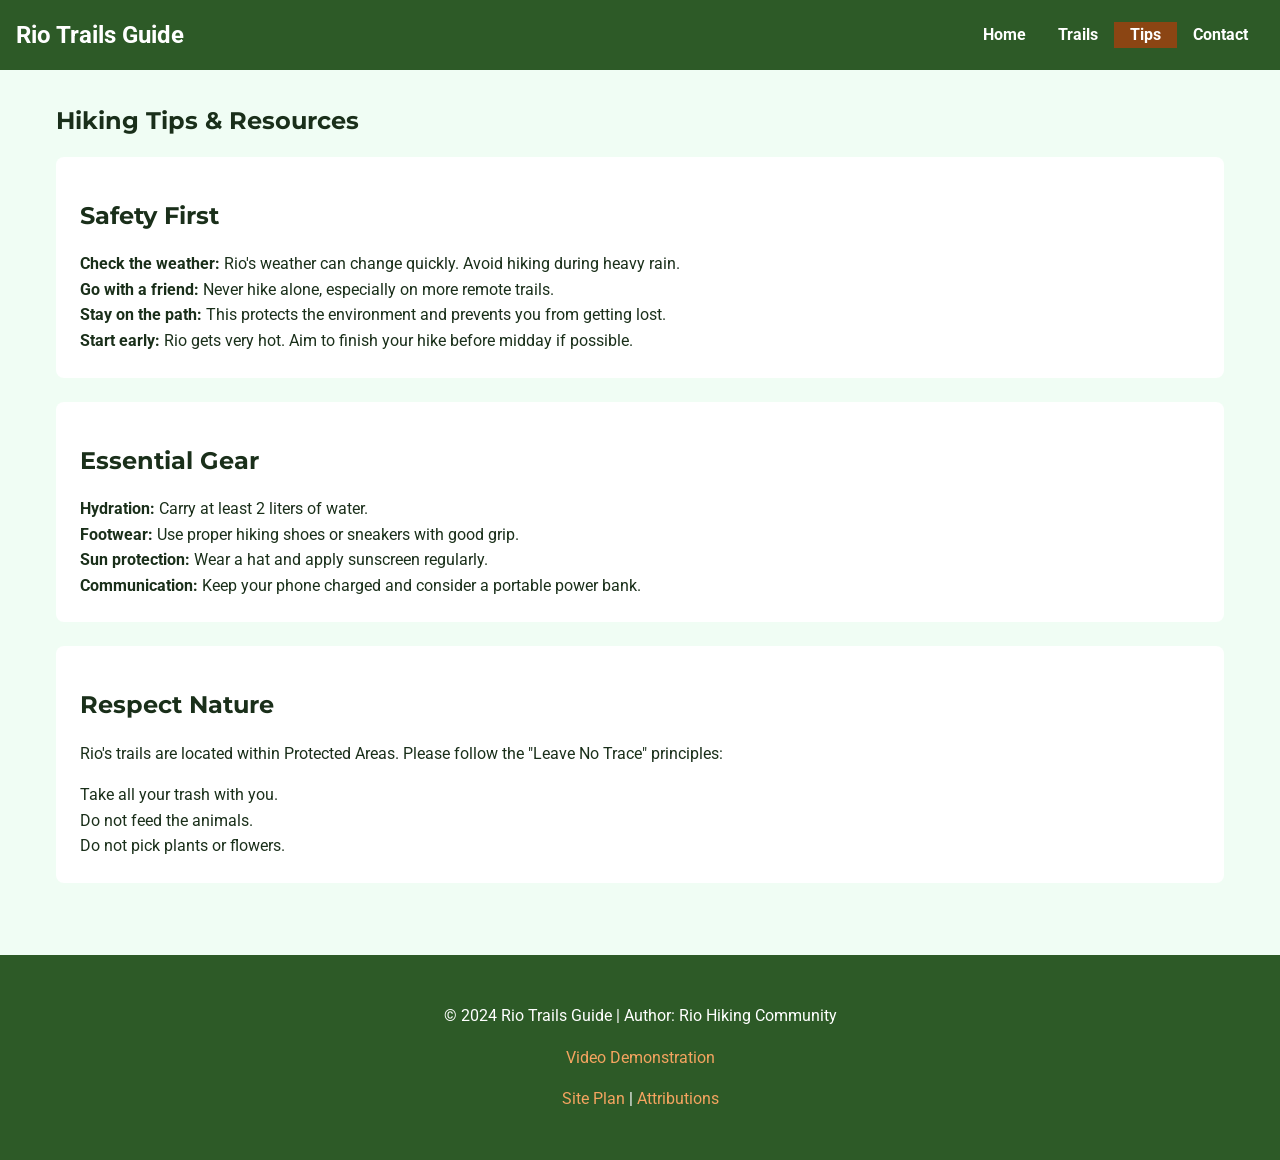
<file: final-project/tips.html>
<!DOCTYPE html>
<html lang="en">
<head>
    <meta charset="UTF-8">
    <meta name="viewport" content="width=device-width, initial-scale=1.0">
    <title>Hiking Tips & Resources - Rio Trails Guide</title>
    <meta name="description" content="Essential safety tips, equipment recommendations, and resources for hiking in Rio de Janeiro's unique climate and terrain.">
    <meta name="author" content="Rio Trails Guide Team">
    
    <link rel="icon" href="images/favicon.png">
    
    <link rel="stylesheet" href="styles/normalize.css">
    <link rel="stylesheet" href="styles/base.css">
    <link rel="stylesheet" href="styles/larger.css">
    
    <link href="https://fonts.googleapis.com/css2?family=Montserrat:wght@700&family=Roboto:wght@400;700&display=swap" rel="stylesheet">
</head>
<body>
    <header>
        <div class="logo">Rio Trails Guide</div>
        <button id="menu-button" aria-label="Toggle Menu">&#9776;</button>
        <nav>
            <ul id="nav-menu">
                <li><a href="index.html">Home</a></li>
                <li><a href="trails.html">Trails</a></li>
                <li><a href="tips.html" class="active">Tips</a></li>
                <li><a href="contact.html">Contact</a></li>
            </ul>
        </nav>
    </header>

    <main>
        <section>
            <h1>Hiking Tips & Resources</h1>
            
            <div class="tip-card" style="background: white; padding: 1.5rem; margin-bottom: 1.5rem; border-radius: 8px;">
                <h2>Safety First</h2>
                <ul>
                    <li><strong>Check the weather:</strong> Rio's weather can change quickly. Avoid hiking during heavy rain.</li>
                    <li><strong>Go with a friend:</strong> Never hike alone, especially on more remote trails.</li>
                    <li><strong>Stay on the path:</strong> This protects the environment and prevents you from getting lost.</li>
                    <li><strong>Start early:</strong> Rio gets very hot. Aim to finish your hike before midday if possible.</li>
                </ul>
            </div>

            <div class="tip-card" style="background: white; padding: 1.5rem; margin-bottom: 1.5rem; border-radius: 8px;">
                <h2>Essential Gear</h2>
                <ul>
                    <li><strong>Hydration:</strong> Carry at least 2 liters of water.</li>
                    <li><strong>Footwear:</strong> Use proper hiking shoes or sneakers with good grip.</li>
                    <li><strong>Sun protection:</strong> Wear a hat and apply sunscreen regularly.</li>
                    <li><strong>Communication:</strong> Keep your phone charged and consider a portable power bank.</li>
                </ul>
            </div>

            <div class="tip-card" style="background: white; padding: 1.5rem; margin-bottom: 1.5rem; border-radius: 8px;">
                <h2>Respect Nature</h2>
                <p>Rio's trails are located within Protected Areas. Please follow the "Leave No Trace" principles:</p>
                <ul>
                    <li>Take all your trash with you.</li>
                    <li>Do not feed the animals.</li>
                    <li>Do not pick plants or flowers.</li>
                </ul>
            </div>
        </section>
    </main>

    <footer>
        <p>&copy; 2024 Rio Trails Guide | Author: Rio Hiking Community</p>
        <p><a href="https://www.youtube.com" target="_blank">Video Demonstration</a></p>
        <p><a href="site-plan.html">Site Plan</a> | <a href="attributions.html">Attributions</a></p>
    </footer>

    <script src="scripts/main.js" type="module"></script>
</body>
</html>
</file>
<file: styles/small.css>
body {
    font-family: 'Roboto', sans-serif;
    margin: 0;
    padding: 0;
}

header {
    display: flex;
    justify-content: space-between;
    align-items: center;
    background: #333;
    color: white;
    padding: 10px;
}

header .student-name {
    font-size: 1.5rem;
    /* aumenta o nome Jonas Oberdan */
    font-weight: bold;
}

header nav a {
    font-size: 1.3rem;
    /* aumenta os links Home, Chamber, Final Project */
    font-weight: bold;
}

nav {
    display: none;
    flex-direction: column;
}

nav a {
    color: white;
    text-decoration: none;
    padding: 5px;
}

#menu-toggle {
    background: none;
    border: none;
    color: white;
    font-size: 1.5rem;
}

main {
    padding: 20px;
}

.logo {
    width: 120px;
    height: auto;
}

footer {
    background: #333;
    color: white;
    text-align: center;
    padding: 10px;
}
</file>
<file: styles/large.css>
@media (min-width: 768px) {
    nav {
        display: flex !important;
        flex-direction: row;
        gap: 15px;
    }

    #menu-toggle {
        display: none;
    }

    header {
        justify-content: space-around;
    }
}
</file>
<file: chamber/styles/small.css>
body {
    background-color: #f0f4f8;
    font-family: 'Roboto', sans-serif;
}

header,
footer {
    background: #004080;
    color: #ffffff;
    padding: 1rem;
    text-align: center;
}

main {
    background: #ffffff;
    padding: 1rem;
    max-width: 1200px;
    margin: auto;
    box-shadow: 0 2px 8px rgba(0, 0, 0, 0.1);
}

nav ul {
    list-style: none;
    padding: 0;
    display: none;
}

nav ul li {
    margin: 0.5rem 0;
}

nav a {
    color: #ffffff;
    text-decoration: none;
}

nav a.active {
    font-weight: bold;
    text-decoration: underline;
}

#menu-toggle {
    background: #0066cc;
    color: #ffffff;
    border: none;
    padding: 0.5rem;
}

.view-toggle {
    margin-bottom: 1rem;
}

.grid {
    display: grid;
    grid-template-columns: 1fr;
    gap: 1rem;
}

.list .member-card {
    display: flex;
    flex-direction: column;
}

.member-card {
    border: 1px solid #cccccc;
    padding: 1rem;
    background: #f9f9f9;
}

.member-card img {
    max-width: 100%;
    height: auto;
}

.hero {
    position: relative;
    text-align: center;
    margin-bottom: 2rem;
}

.hero img {
    width: 100%;
    height: auto;
    display: block;
}

.cta {
    position: absolute;
    bottom: 20px;
    left: 50%;
    transform: translateX(-50%);
}

.btn {
    background: #0066cc;
    color: #ffffff;
    padding: 1rem 2rem;
    text-decoration: none;
    font-weight: bold;
    border-radius: 5px;
    transition: background 0.3s ease;
}

.btn:hover {
    background: #004080;
}

.spotlights {
    display: flex;
    flex-direction: column;
    gap: 1.5rem;
    margin: 2rem 0;
}

.spotlights .card {
    background: #ffffff;
    border-radius: 8px;
    padding: 1.5rem;
    box-shadow: 0 2px 6px rgba(0, 0, 0, 0.1);
    display: flex;
    align-items: center;
    gap: 1.5rem;
    max-width: 900px;
    margin: auto;
    /* centraliza */
}

.spotlights .card img {
    max-width: 120px;
    border-radius: 6px;
}

.events {
    background: #ffffff;
    padding: 1rem;
    margin: 2rem 0;
    border-radius: 8px;
    box-shadow: 0 2px 6px rgba(0, 0, 0, 0.1);
}

.events h2 {
    color: #004080;
    margin-bottom: 1rem;
}

.events p {
    background: #f0f4f8;
    padding: 0.5rem;
    border-radius: 4px;
    margin: 0.5rem 0;
}

.weather {
    background: #ffffff;
    padding: 1rem;
    margin: 2rem 0;
    border-radius: 8px;
    box-shadow: 0 2px 6px rgba(0, 0, 0, 0.1);
}

.weather h2 {
    color: #004080;
    margin-bottom: 1rem;
}

.weather p {
    margin: 0.3rem 0;
}
</file>
<file: chamber/styles/larger.css>
@media (min-width: 600px) {
    nav ul {
        display: flex;
        justify-content: center;
        gap: 1rem;
    }

    #menu-toggle {
        display: none;
    }

    .grid {
        grid-template-columns: repeat(auto-fit, minmax(250px, 1fr));
    }

    .list .member-card {
        flex-direction: row;
        align-items: center;
    }

    .list .member-card img {
        max-width: 100px;
        margin-right: 1rem;
    }

    .hero {
        position: relative;
        text-align: center;
        margin-bottom: 2rem;
    }

    @media (min-width: 800px) {
        .spotlights {
            display: grid;
            grid-template-columns: 1fr 1fr;
            gap: 2rem;
        }

        .spotlights .card {
            max-width: 100%;
            /* ocupa toda a coluna */
            margin: 0;
        }
    }

}
</file>
<file: chamber/styles/discover.css>
/* Discover Page Styles */

.message-area {
    background-color: #e7f3ff;
    border-left: 5px solid #0066cc;
    padding: 1rem;
    margin: 1rem 0;
    font-weight: bold;
    text-align: center;
}

.discover-grid {
    display: grid;
    gap: 1.5rem;
    margin-top: 2rem;
}

.discover-card {
    background: #ffffff;
    border: 1px solid #ddd;
    border-radius: 8px;
    padding: 1rem;
    box-shadow: 0 2px 4px rgba(0,0,0,0.1);
    display: flex;
    flex-direction: column;
}

.discover-card h2 {
    margin-top: 0;
    color: #004080;
    font-size: 1.25rem;
}

.discover-card figure {
    margin: 0.5rem 0;
    overflow: hidden;
    border-radius: 4px;
}

.discover-card img {
    width: 100%;
    height: auto;
    display: block;
    transition: transform 0.3s ease, filter 0.3s ease;
}

.discover-card address {
    font-style: italic;
    font-size: 0.9rem;
    margin: 0.5rem 0;
    color: #555;
}

.discover-card p {
    flex-grow: 1;
    font-size: 0.95rem;
    line-height: 1.4;
}

.discover-card button {
    background: #0066cc;
    color: white;
    border: none;
    padding: 0.75rem;
    border-radius: 4px;
    cursor: pointer;
    font-weight: bold;
    margin-top: 1rem;
}

.discover-card button:hover {
    background: #004080;
}

/* Small Screens (320px to 640px) */
@media (min-width: 320px) {
    .discover-grid {
        grid-template-areas:
            "card1"
            "card2"
            "card3"
            "card4"
            "card5"
            "card6"
            "card7"
            "card8";
    }
}

/* Medium Screens (641px to 1024px) */
@media (min-width: 641px) {
    .discover-grid {
        grid-template-columns: 1fr 1fr;
        grid-template-areas:
            "card1 card1"
            "card2 card3"
            "card4 card4"
            "card5 card6"
            "card7 card8";
    }

    /* Hover effect - only for medium and large */
    .discover-card img:hover {
        transform: scale(1.05);
        filter: brightness(1.1);
    }
}

/* Large Screens (1025px and above) */
@media (min-width: 1025px) {
    .discover-grid {
        grid-template-columns: 1fr 1fr 1fr;
        grid-template-areas:
            "card1 card1 card2"
            "card3 card4 card2"
            "card5 card6 card6"
            "card7 card8 card8";
    }
}
</file>
<file: final-project/styles/base.css>
:root {
    --primary-color: #2d5a27;
    --secondary-color: #f4a460;
    --accent-color: #8b4513;
    --background-color: #f0fdf4;
    --text-color: #1a2f1a;
    --heading-font: 'Montserrat', sans-serif;
    --body-font: 'Roboto', sans-serif;
    --white: #ffffff;
    --gray-light: #f4f4f4;
}

body {
    font-family: var(--body-font);
    background-color: var(--background-color);
    color: var(--text-color);
    line-height: 1.6;
}

h1, h2, h3 {
    font-family: var(--heading-font);
    margin: 1rem 0;
}

/* Header & Nav */
header {
    background-color: var(--primary-color);
    color: var(--white);
    padding: 1rem;
    display: flex;
    justify-content: space-between;
    align-items: center;
    position: sticky;
    top: 0;
    z-index: 1000;
}

.logo {
    font-size: 1.5rem;
    font-weight: bold;
}

#menu-button {
    background: none;
    border: none;
    color: var(--white);
    font-size: 2rem;
    cursor: pointer;
}

nav ul {
    display: none;
    flex-direction: column;
    position: absolute;
    top: 100%;
    left: 0;
    width: 100%;
    background-color: var(--primary-color);
    text-align: center;
}

nav ul.show {
    display: flex;
}

nav ul li a {
    display: block;
    padding: 1rem;
    color: var(--white);
    font-weight: bold;
}

nav ul li a:hover, nav ul li a.active {
    background-color: var(--accent-color);
}

/* Main Content */
main {
    padding: 1rem;
    max-width: 1200px;
    margin: 0 auto;
}

.hero {
    position: relative;
    height: 300px;
    background-size: cover;
    background-position: center;
    display: flex;
    align-items: center;
    justify-content: center;
    text-align: center;
    color: var(--white);
    margin-bottom: 2rem;
    border-radius: 8px;
    overflow: hidden;
}

.hero::after {
    content: '';
    position: absolute;
    top: 0; left: 0; right: 0; bottom: 0;
    background: rgba(0,0,0,0.4);
}

.hero-content {
    position: relative;
    z-index: 1;
}

.btn {
    display: inline-block;
    padding: 0.8rem 1.5rem;
    background-color: var(--secondary-color);
    color: var(--text-color);
    border-radius: 5px;
    font-weight: bold;
    margin-top: 1rem;
}

/* Footer */
footer {
    background-color: var(--primary-color);
    color: var(--white);
    padding: 2rem 1rem;
    text-align: center;
    margin-top: 2rem;
}

footer a {
    color: var(--secondary-color);
}

/* Cards */
.card-grid {
    display: grid;
    grid-template-columns: 1fr;
    gap: 1.5rem;
}

.card {
    background: var(--white);
    border-radius: 8px;
    overflow: hidden;
    box-shadow: 0 4px 6px rgba(0,0,0,0.1);
}

.card img {
    width: 100%;
    height: 200px;
    object-fit: cover;
}

.card-info {
    padding: 1rem;
}

/* Form */
form {
    background: var(--white);
    padding: 1.5rem;
    border-radius: 8px;
    box-shadow: 0 4px 6px rgba(0,0,0,0.1);
}

.form-group {
    margin-bottom: 1rem;
}

label {
    display: block;
    margin-bottom: 0.3rem;
    font-weight: bold;
}

input, select, textarea {
    width: 100%;
    padding: 0.6rem;
    border: 1px solid #ccc;
    border-radius: 4px;
}

button[type="submit"] {
    background-color: var(--primary-color);
    color: white;
    padding: 0.8rem 1.5rem;
    border: none;
    border-radius: 4px;
    cursor: pointer;
    font-weight: bold;
}

/* Modal */
.modal {
    display: none;
    position: fixed;
    z-index: 2000;
    left: 0; top: 0;
    width: 100%; height: 100%;
    background-color: rgba(0,0,0,0.7);
}

.modal-content {
    background-color: var(--white);
    margin: 10% auto;
    padding: 2rem;
    width: 90%;
    max-width: 600px;
    border-radius: 8px;
    position: relative;
}

.close-modal {
    position: absolute;
    right: 1rem; top: 1rem;
    font-size: 2rem;
    cursor: pointer;
}
</file>
<file: final-project/styles/larger.css>
@media screen and (min-width: 768px) {
    #menu-button {
        display: none;
    }

    nav ul {
        display: flex;
        flex-direction: row;
        position: static;
        background: none;
    }

    nav ul li a {
        padding: 0 1rem;
    }

    .card-grid {
        grid-template-columns: repeat(2, 1fr);
    }

    .hero {
        height: 450px;
    }

    .hero h2 {
        font-size: 3rem;
    }
}

@media screen and (min-width: 1024px) {
    .card-grid {
        grid-template-columns: repeat(3, 1fr);
    }
}
</file>
